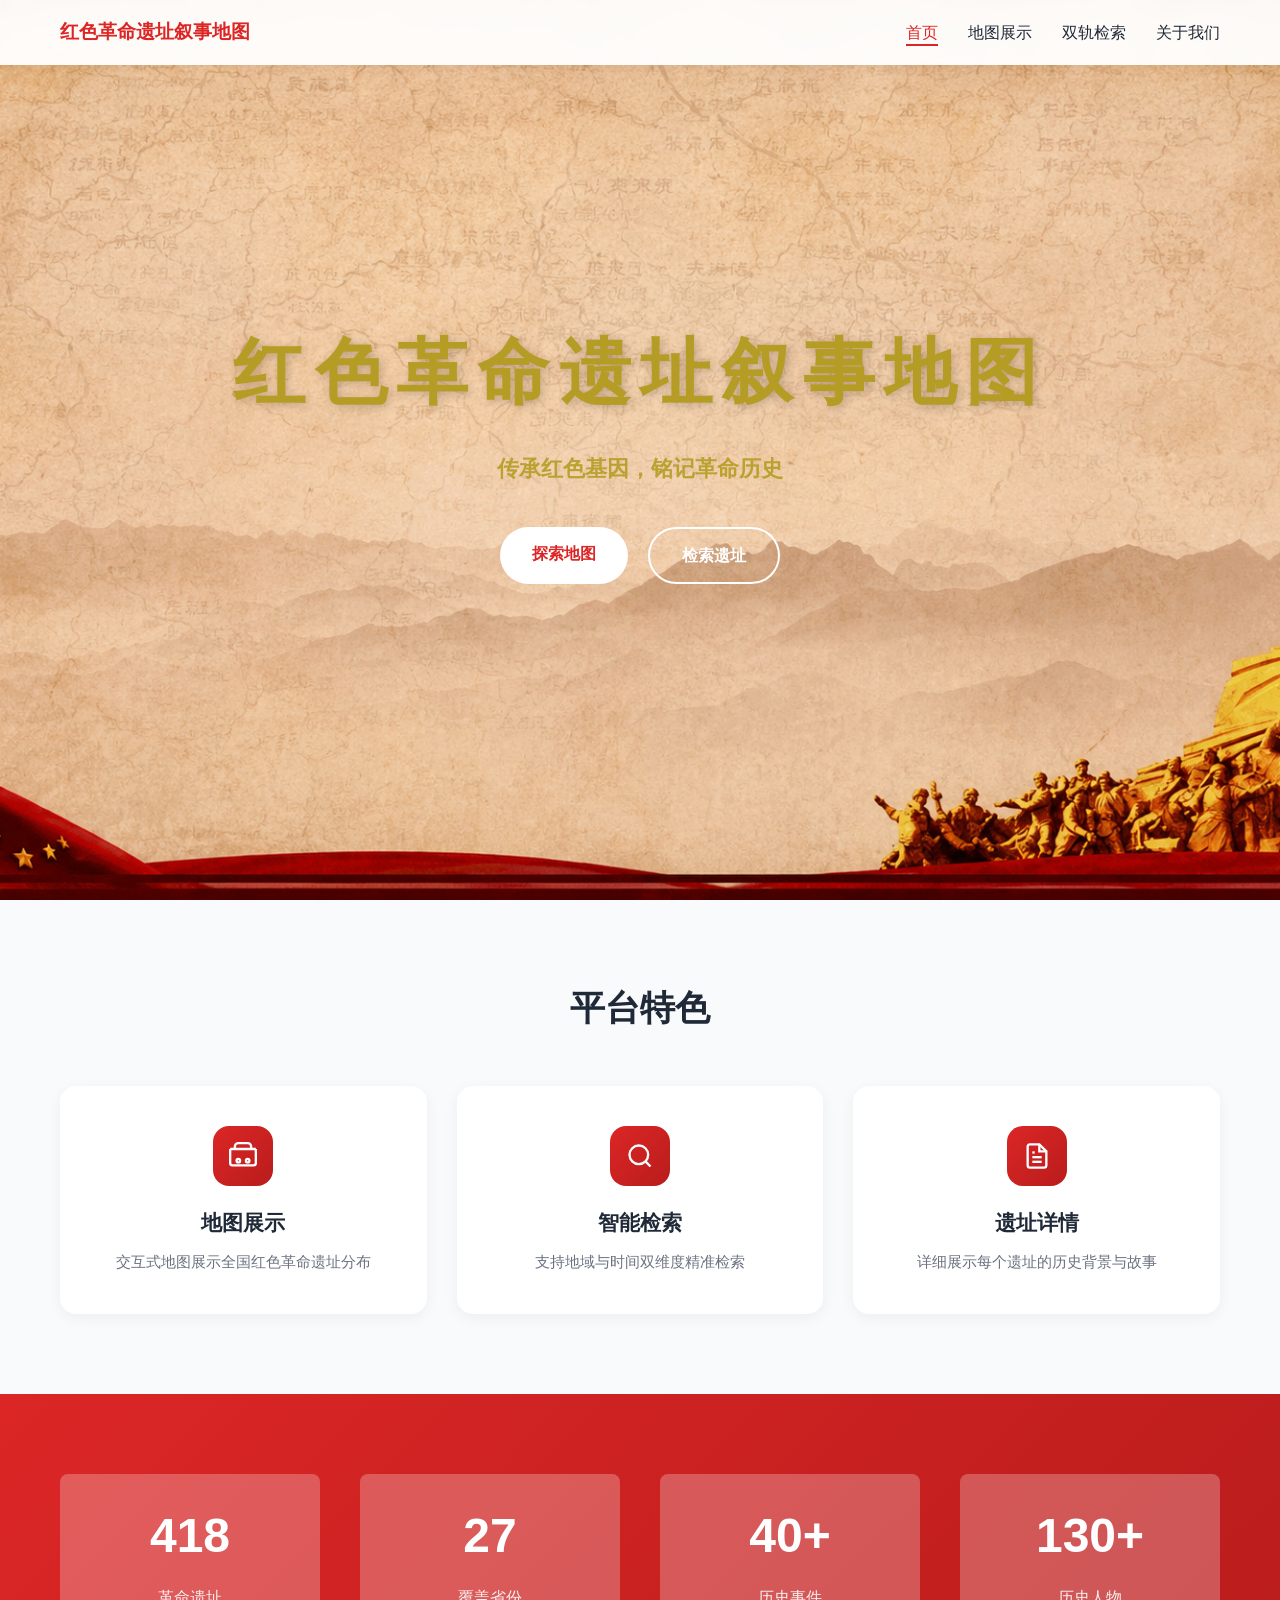
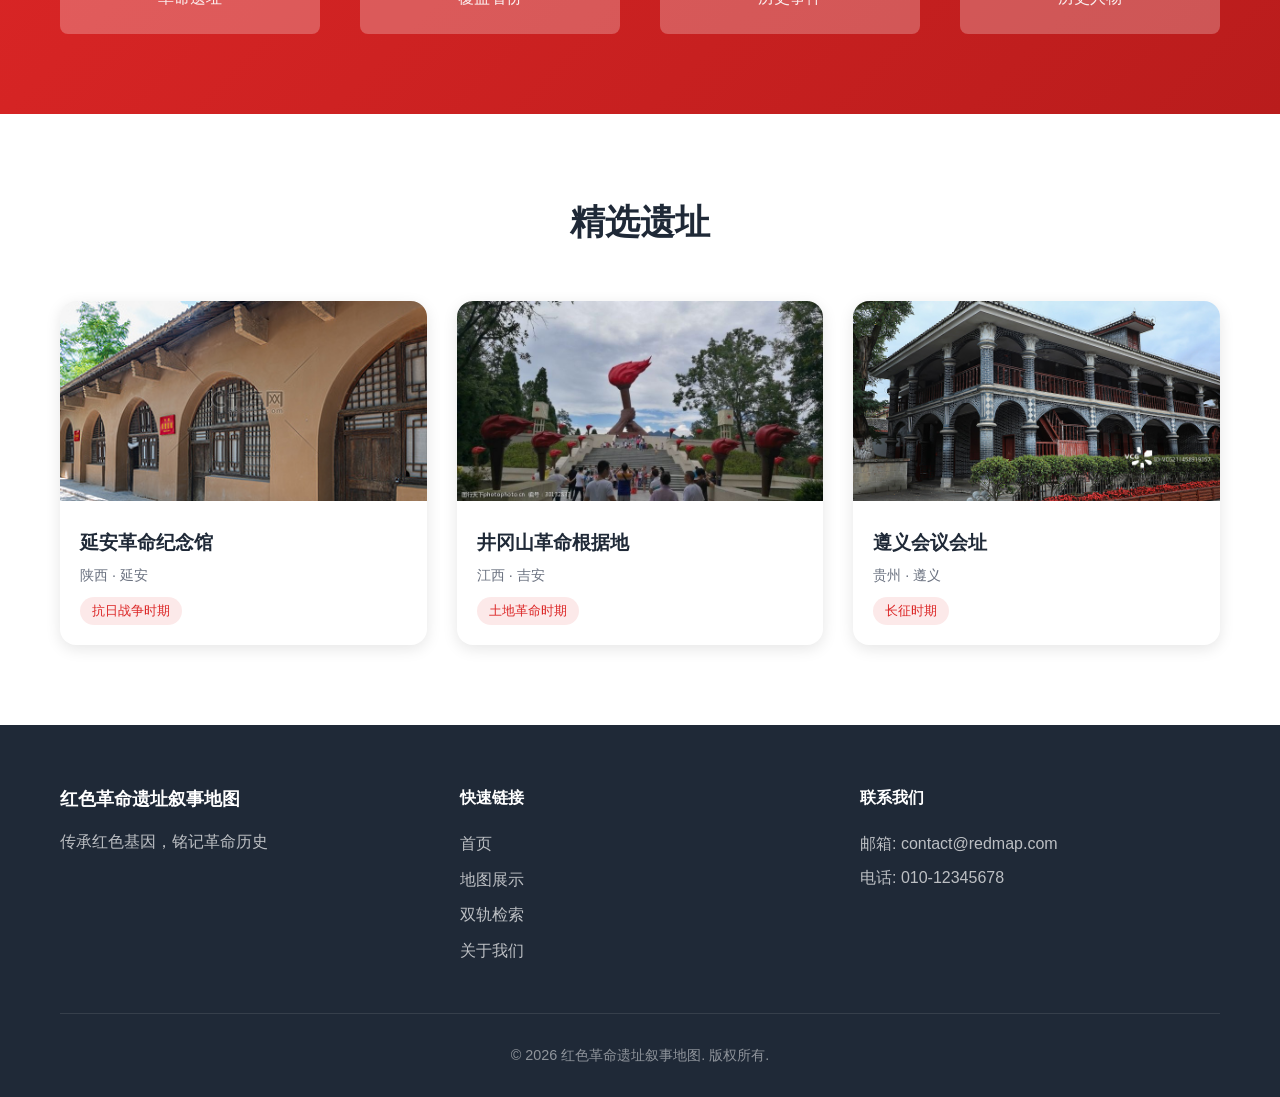
<file: index.html>
<!DOCTYPE html>
<html lang="zh-CN">
<head>
    <meta charset="UTF-8">
    <meta name="viewport" content="width=device-width, initial-scale=1.0">
    <title>红色革命遗址叙事地图</title>
    <link rel="stylesheet" href="styles.css">
</head>
<body>
    <nav class="navbar">
        <div class="nav-container">
            <div class="nav-logo">
                <span>红色革命遗址叙事地图</span>
            </div>
            <ul class="nav-links">
                <li><a href="index.html" class="active">首页</a></li>
                <li><a href="map.html">地图展示</a></li>
                <li><a href="search.html">双轨检索</a></li>
                <li><a href="about.html">关于我们</a></li>
            </ul>
            <div class="hamburger">
                <span></span>
                <span></span>
                <span></span>
            </div>
        </div>
    </nav>

    <header class="hero">
        <div class="hero-content">
            <h1>红色革命遗址叙事地图</h1>
            <p>传承红色基因，铭记革命历史</p>
            <div class="hero-buttons">
                <a href="map.html" class="btn btn-primary">探索地图</a>
                <a href="search.html" class="btn btn-secondary">检索遗址</a>
            </div>
        </div>
        <div class="hero-bg"></div>
    </header>

    <section class="features">
        <div class="container">
            <h2>平台特色</h2>
            <div class="features-grid">
                <div class="feature-card">
                    <div class="feature-icon">
                        <svg viewBox="0 0 24 24" fill="none" stroke="currentColor" stroke-width="2">
                            <path d="M1 6h22M5 6V4a3 3 0 0 1 3-3h8a3 3 0 0 1 3 3v2M1 6v12a2 2 0 0 0 2 2h18a2 2 0 0 0 2-2V6"></path>
                            <circle cx="8" cy="16" r="1.5"></circle>
                            <circle cx="16" cy="16" r="1.5"></circle>
                        </svg>
                    </div>
                    <h3>地图展示</h3>
                    <p>交互式地图展示全国红色革命遗址分布</p>
                </div>
                <div class="feature-card">
                    <div class="feature-icon">
                        <svg viewBox="0 0 24 24" fill="none" stroke="currentColor" stroke-width="2">
                            <circle cx="11" cy="11" r="8"></circle>
                            <line x1="21" y1="21" x2="16.65" y2="16.65"></line>
                        </svg>
                    </div>
                    <h3>智能检索</h3>
                    <p>支持地域与时间双维度精准检索</p>
                </div>
                <div class="feature-card">
                    <div class="feature-icon">
                        <svg viewBox="0 0 24 24" fill="none" stroke="currentColor" stroke-width="2">
                            <path d="M14 2H6a2 2 0 0 0-2 2v16a2 2 0 0 0 2 2h12a2 2 0 0 0 2-2V8z"></path>
                            <polyline points="14 2 14 8 20 8"></polyline>
                            <line x1="16" y1="13" x2="8" y2="13"></line>
                            <line x1="16" y1="17" x2="8" y2="17"></line>
                            <polyline points="10 9 9 9 8 9"></polyline>
                        </svg>
                    </div>
                    <h3>遗址详情</h3>
                    <p>详细展示每个遗址的历史背景与故事</p>
                </div>
            </div>
        </div>
    </section>

    <section class="stats">
        <div class="container">
            <div class="stats-grid">
                <div class="stat-item">
                    <div class="stat-number">418</div>
                    <div class="stat-label">革命遗址</div>
                </div>
                <div class="stat-item">
                    <div class="stat-number">27</div>
                    <div class="stat-label">覆盖省份</div>
                </div>
                <div class="stat-item">
                    <div class="stat-number">40+</div>
                    <div class="stat-label">历史事件</div>
                </div>
                <div class="stat-item">
                    <div class="stat-number">130+</div>
                    <div class="stat-label">历史人物</div>
                </div>
            </div>
        </div>
    </section>

    <section class="highlights">
        <div class="container">
            <h2>精选遗址</h2>
            <div class="highlights-grid">
                <a class="highlight-card" href="site-detail.html?id=R-010">
                    <img src="site-images/site-R-010.png" alt="延安革命纪念馆">
                    <div class="highlight-content">
                        <h3>延安革命纪念馆</h3>
                        <p>陕西 · 延安</p>
                        <span class="tag">抗日战争时期</span>
                    </div>
                </a>
                <a class="highlight-card" href="site-detail.html?id=R-007">
                    <img src="site-images/site-R-007.png" alt="井冈山革命根据地">
                    <div class="highlight-content">
                        <h3>井冈山革命根据地</h3>
                        <p>江西 · 吉安</p>
                        <span class="tag">土地革命时期</span>
                    </div>
                </a>
                <a class="highlight-card" href="site-detail.html?id=R-009">
                    <img src="site-images/site-R-009.png" alt="遵义会议会址">
                    <div class="highlight-content">
                        <h3>遵义会议会址</h3>
                        <p>贵州 · 遵义</p>
                        <span class="tag">长征时期</span>
                    </div>
                </a>
            </div>
        </div>
    </section>

    <footer class="footer">
        <div class="container">
            <div class="footer-content">
                <div class="footer-info">
                    <div class="footer-logo">
                        <span>红色革命遗址叙事地图</span>
                    </div>
                    <p>传承红色基因，铭记革命历史</p>
                </div>
                <div class="footer-links">
                    <h4>快速链接</h4>
                    <ul>
                        <li><a href="index.html">首页</a></li>
                        <li><a href="map.html">地图展示</a></li>
                        <li><a href="search.html">双轨检索</a></li>
                        <li><a href="about.html">关于我们</a></li>
                    </ul>
                </div>
                <div class="footer-contact">
                    <h4>联系我们</h4>
                    <p>邮箱: contact@redmap.com</p>
                    <p>电话: 010-12345678</p>
                </div>
            </div>
            <div class="footer-bottom">
                <p>&copy; 2026 红色革命遗址叙事地图. 版权所有.</p>
            </div>
        </div>
    </footer>

    <script src="script.js"></script>
</body>
</html>
</file>
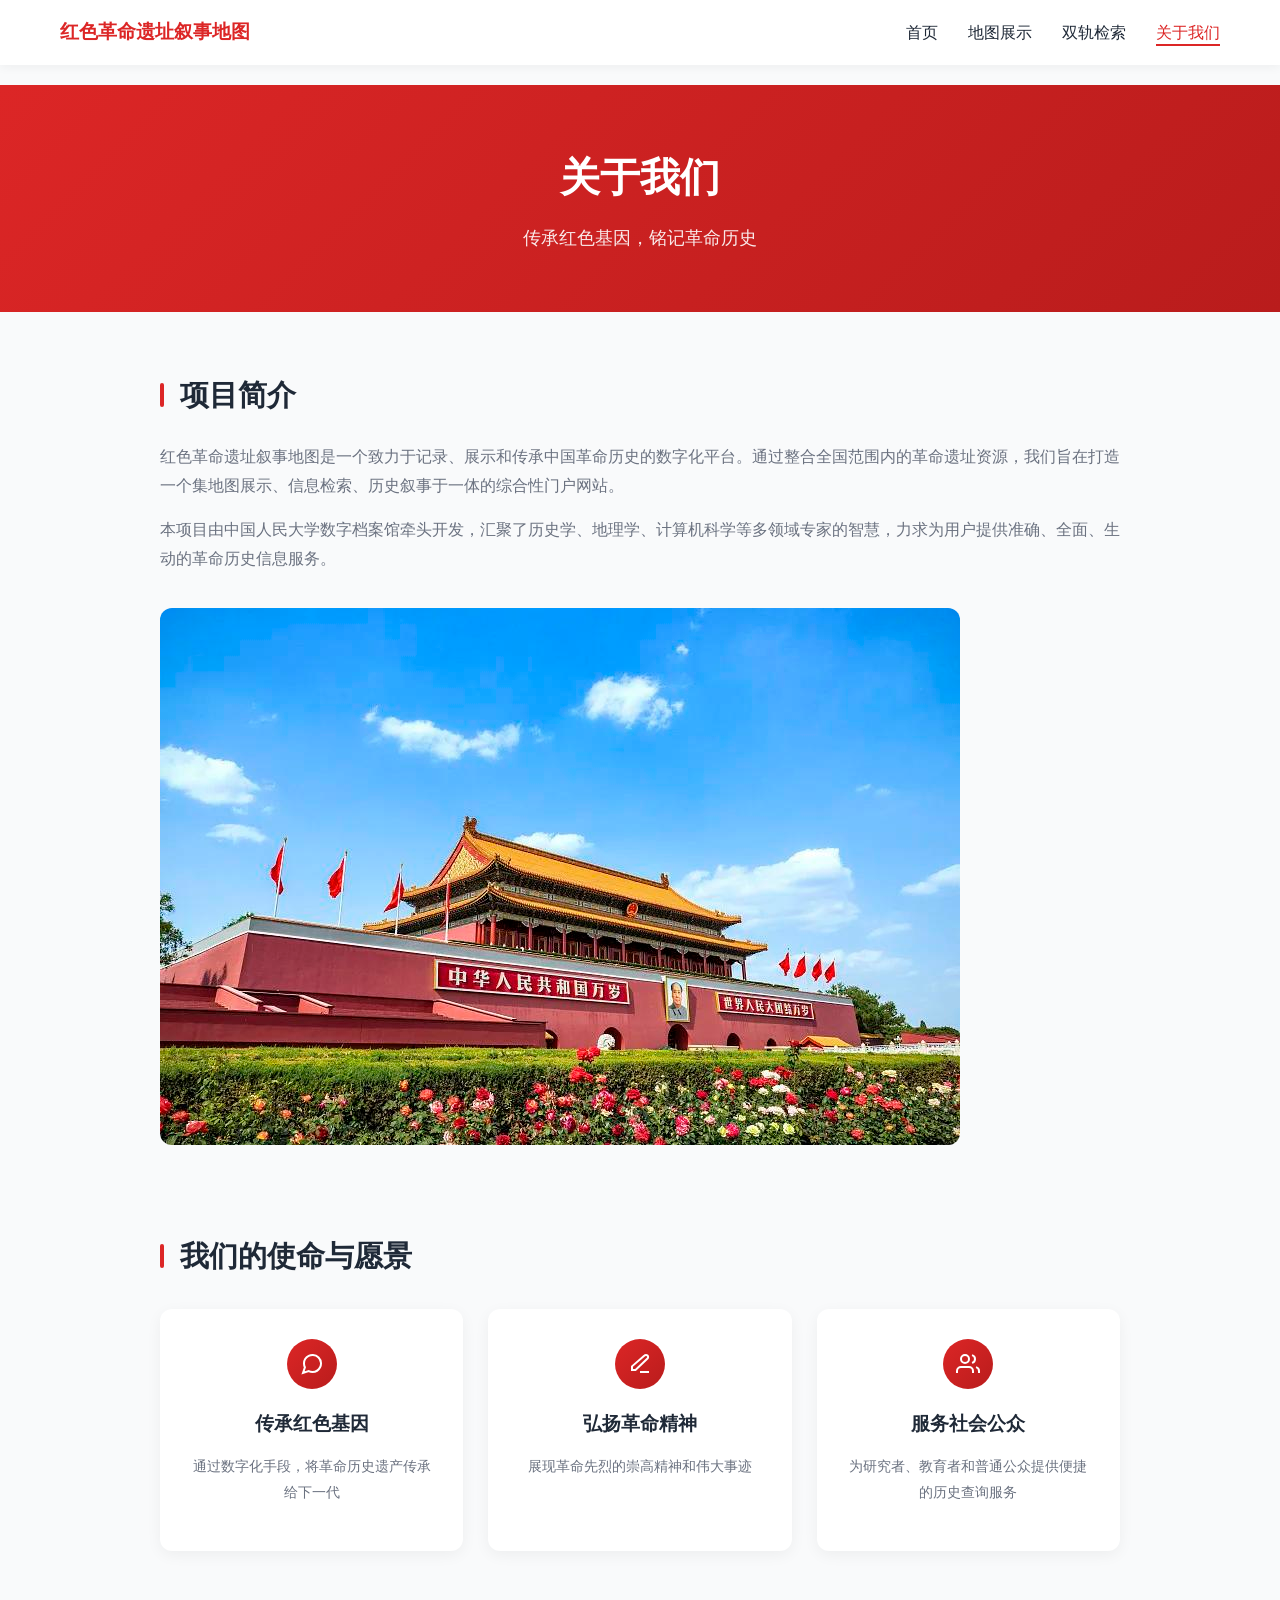
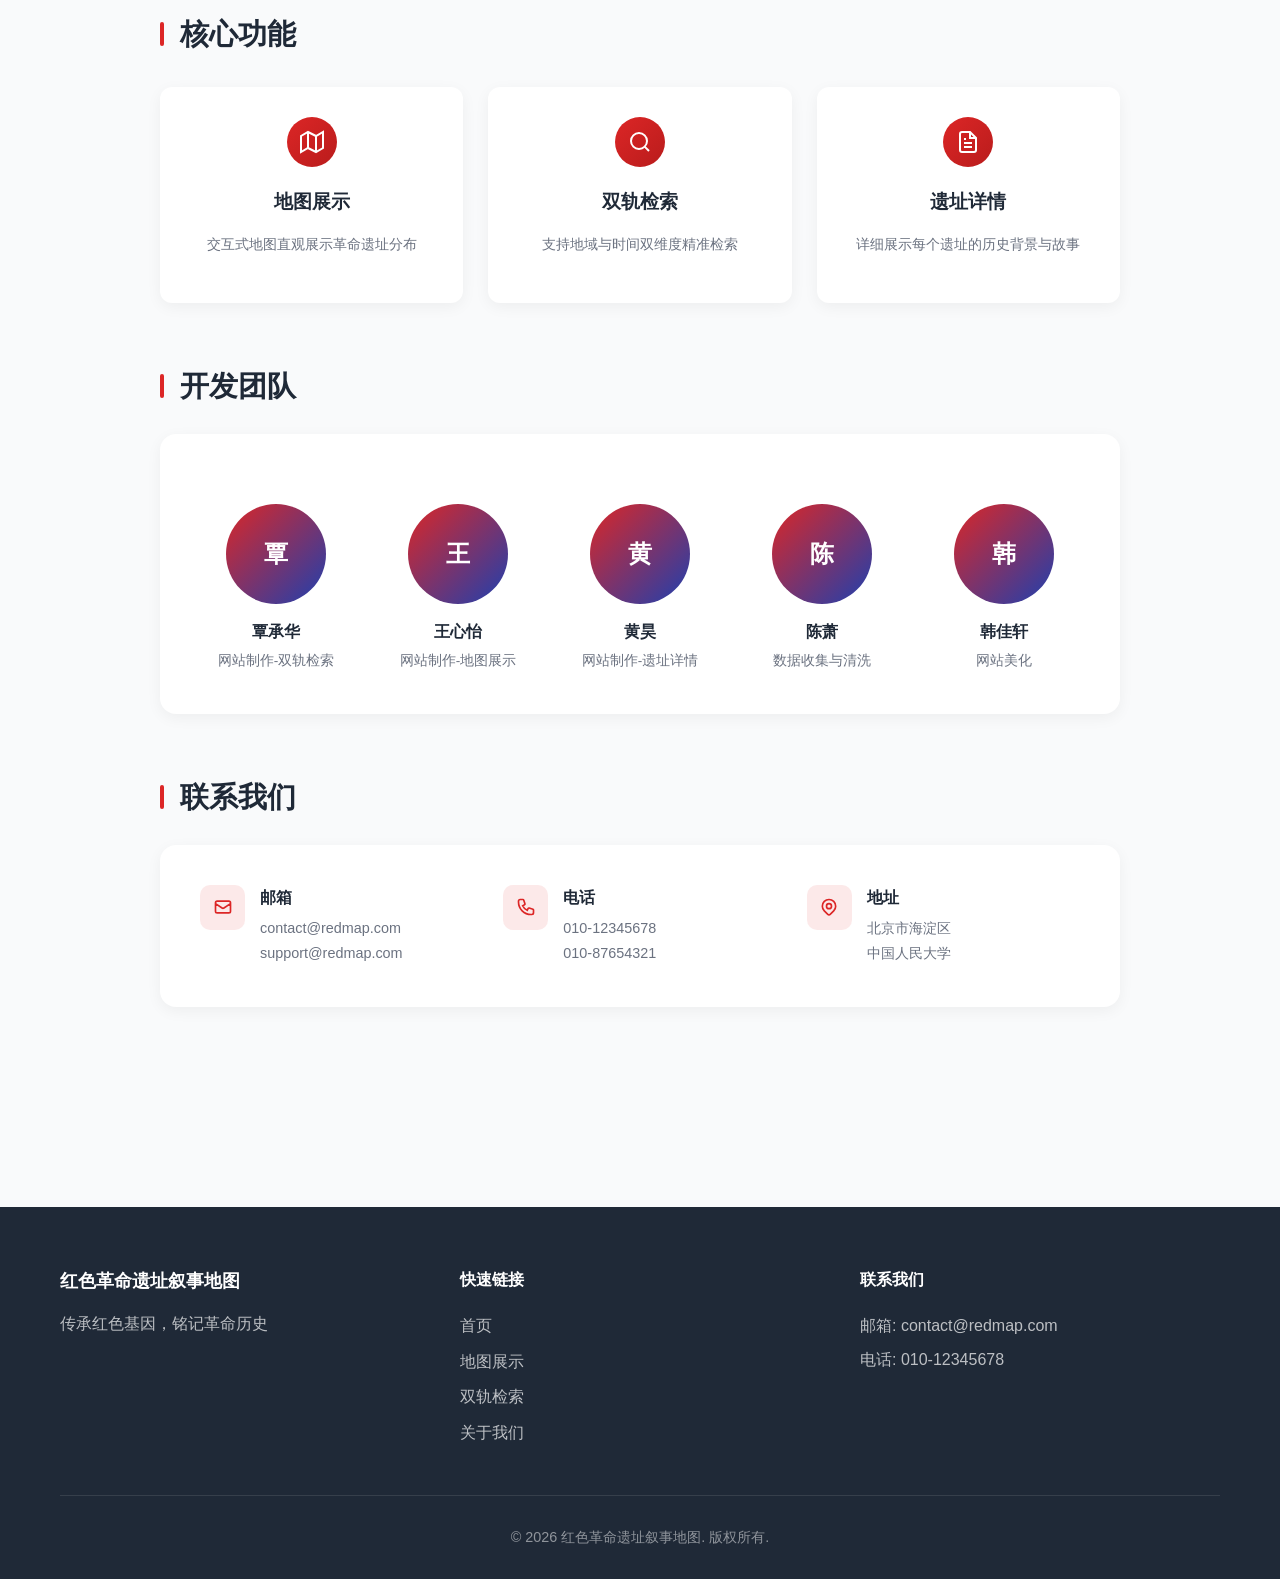
<file: about.html>
<!DOCTYPE html>
<html lang="zh-CN">
<head>
    <meta charset="UTF-8">
    <meta name="viewport" content="width=device-width, initial-scale=1.0">
    <title>关于我们 - 红色革命遗址叙事地图</title>
    <link rel="stylesheet" href="styles.css">
    <style>
        .about-container {
            padding-top: 85px;
            min-height: calc(100vh - 65px);
            background: var(--bg-light);
            padding-bottom: 80px;
        }

        .about-hero {
            background: linear-gradient(135deg, var(--primary-color), var(--primary-dark));
            color: white;
            padding: 60px 20px;
            text-align: center;
        }

        .about-hero h1 {
            font-size: 2.5rem;
            margin-bottom: 15px;
        }

        .about-hero p {
            font-size: 1.1rem;
            opacity: 0.9;
        }

        .about-content {
            max-width: 1000px;
            margin: 0 auto;
            padding: 60px 20px;
        }

        .section {
            margin-bottom: 60px;
        }

        .section h2 {
            font-size: 1.8rem;
            margin-bottom: 25px;
            color: var(--text-dark);
            position: relative;
            padding-left: 20px;
        }

        .section h2::before {
            content: '';
            position: absolute;
            left: 0;
            top: 50%;
            transform: translateY(-50%);
            width: 4px;
            height: 24px;
            background: var(--primary-color);
            border-radius: 2px;
        }

        .section p {
            color: var(--text-light);
            line-height: 1.8;
            margin-bottom: 15px;
            font-size: 1rem;
        }

        .section img {
            max-width: 100%;
            border-radius: 12px;
            margin: 20px 0;
        }

        .mission-cards {
            display: grid;
            grid-template-columns: repeat(auto-fit, minmax(280px, 1fr));
            gap: 25px;
            margin-top: 30px;
        }

        .mission-card {
            background: white;
            padding: 30px;
            border-radius: 12px;
            box-shadow: 0 4px 15px rgba(0, 0, 0, 0.05);
            text-align: center;
        }

        .mission-card .icon {
            width: 50px;
            height: 50px;
            margin: 0 auto 20px;
            background: linear-gradient(135deg, var(--primary-color), var(--primary-dark));
            border-radius: 50%;
            display: flex;
            align-items: center;
            justify-content: center;
            color: white;
        }

        .mission-card .icon svg {
            width: 24px;
            height: 24px;
        }

        .mission-card h3 {
            margin-bottom: 15px;
            color: var(--text-dark);
        }

        .mission-card p {
            color: var(--text-light);
            font-size: 0.9rem;
        }

        .team-section {
            background: white;
            padding: 40px;
            border-radius: 16px;
            box-shadow: 0 4px 15px rgba(0, 0, 0, 0.05);
        }

        .team-grid {
            display: grid;
            grid-template-columns: repeat(auto-fit, minmax(150px, 1fr));
            gap: 30px;
            margin-top: 30px;
        }

        .team-member {
            text-align: center;
        }

        .team-member .avatar {
            width: 100px;
            height: 100px;
            margin: 0 auto 15px;
            background: linear-gradient(135deg, var(--primary-color), var(--secondary-color));
            border-radius: 50%;
            display: flex;
            align-items: center;
            justify-content: center;
            color: white;
            font-size: 1.5rem;
            font-weight: 600;
        }

        .team-member h4 {
            margin-bottom: 5px;
            color: var(--text-dark);
        }

        .team-member p {
            color: var(--text-light);
            font-size: 0.85rem;
            margin: 0;
        }

        .contact-info {
            background: white;
            padding: 40px;
            border-radius: 16px;
            box-shadow: 0 4px 15px rgba(0, 0, 0, 0.05);
        }

        .contact-grid {
            display: grid;
            grid-template-columns: repeat(auto-fit, minmax(200px, 1fr));
            gap: 30px;
        }

        .contact-item {
            display: flex;
            align-items: flex-start;
            gap: 15px;
        }

        .contact-item .icon {
            width: 45px;
            height: 45px;
            background: rgba(220, 38, 38, 0.1);
            border-radius: 10px;
            display: flex;
            align-items: center;
            justify-content: center;
            color: var(--primary-color);
            flex-shrink: 0;
        }

        .contact-item .icon svg {
            width: 20px;
            height: 20px;
        }

        .contact-item h4 {
            margin-bottom: 5px;
            color: var(--text-dark);
        }

        .contact-item p {
            color: var(--text-light);
            margin: 0;
            font-size: 0.9rem;
        }
    </style>
</head>
<body>
    <nav class="navbar">
        <div class="nav-container">
            <div class="nav-logo">
                <span>红色革命遗址叙事地图</span>
            </div>
            <ul class="nav-links">
                <li><a href="index.html">首页</a></li>
                <li><a href="map.html">地图展示</a></li>
                <li><a href="search.html">双轨检索</a></li>
                <li><a href="about.html" class="active">关于我们</a></li>
            </ul>
            <div class="hamburger">
                <span></span>
                <span></span>
                <span></span>
            </div>
        </div>
    </nav>

    <div class="about-container">
        <div class="about-hero">
            <h1>关于我们</h1>
            <p>传承红色基因，铭记革命历史</p>
        </div>

        <div class="about-content">
            <div class="section">
                <h2>项目简介</h2>
                <p>红色革命遗址叙事地图是一个致力于记录、展示和传承中国革命历史的数字化平台。通过整合全国范围内的革命遗址资源，我们旨在打造一个集地图展示、信息检索、历史叙事于一体的综合性门户网站。</p>
                <p>本项目由中国人民大学数字档案馆牵头开发，汇聚了历史学、地理学、计算机科学等多领域专家的智慧，力求为用户提供准确、全面、生动的革命历史信息服务。</p>
                <img src="site-images/site-R-029.png" alt="革命历史展览">
            </div>

            <div class="section">
                <h2>我们的使命与愿景</h2>
                <div class="mission-cards">
                    <div class="mission-card">
                        <div class="icon">
                            <svg viewBox="0 0 24 24" fill="none" stroke="currentColor" stroke-width="2">
                                <path d="M21 11.5a8.38 8.38 0 0 1-.9 3.8 8.5 8.5 0 0 1-7.6 4.7 8.38 8.38 0 0 1-3.8-.9L3 21l1.9-5.7a8.38 8.38 0 0 1-.9-3.8 8.5 8.5 0 0 1 4.7-7.6 8.38 8.38 0 0 1 3.8-.9h.5a8.48 8.48 0 0 1 8 8v.5z"></path>
                            </svg>
                        </div>
                        <h3>传承红色基因</h3>
                        <p>通过数字化手段，将革命历史遗产传承给下一代</p>
                    </div>
                    <div class="mission-card">
                        <div class="icon">
                            <svg viewBox="0 0 24 24" fill="none" stroke="currentColor" stroke-width="2">
                                <path d="M12 20h9M16.5 3.5a2.121 2.121 0 0 1 3 3L7.5 18H4v-3.667L16.5 3.5z"></path>
                            </svg>
                        </div>
                        <h3>弘扬革命精神</h3>
                        <p>展现革命先烈的崇高精神和伟大事迹</p>
                    </div>
                    <div class="mission-card">
                        <div class="icon">
                            <svg viewBox="0 0 24 24" fill="none" stroke="currentColor" stroke-width="2">
                                <path d="M17 21v-2a4 4 0 0 0-4-4H5a4 4 0 0 0-4 4v2"></path>
                                <circle cx="9" cy="7" r="4"></circle>
                                <path d="M23 21v-2a4 4 0 0 0-3-3.87"></path>
                                <path d="M16 3.13a4 4 0 0 1 0 7.75"></path>
                            </svg>
                        </div>
                        <h3>服务社会公众</h3>
                        <p>为研究者、教育者和普通公众提供便捷的历史查询服务</p>
                    </div>
                </div>
            </div>

            <div class="section">
                <h2>核心功能</h2>
                <div class="mission-cards">
                    <div class="mission-card">
                        <div class="icon">
                            <svg viewBox="0 0 24 24" fill="none" stroke="currentColor" stroke-width="2">
                                <polygon points="1 6 1 22 8 18 16 22 23 18 23 2 16 6 8 2 1 6"></polygon>
                                <line x1="8" y1="2" x2="8" y2="18"></line>
                                <line x1="16" y1="6" x2="16" y2="22"></line>
                            </svg>
                        </div>
                        <h3>地图展示</h3>
                        <p>交互式地图直观展示革命遗址分布</p>
                    </div>
                    <div class="mission-card">
                        <div class="icon">
                            <svg viewBox="0 0 24 24" fill="none" stroke="currentColor" stroke-width="2">
                                <circle cx="11" cy="11" r="8"></circle>
                                <line x1="21" y1="21" x2="16.65" y2="16.65"></line>
                            </svg>
                        </div>
                        <h3>双轨检索</h3>
                        <p>支持地域与时间双维度精准检索</p>
                    </div>
                    <div class="mission-card">
                        <div class="icon">
                            <svg viewBox="0 0 24 24" fill="none" stroke="currentColor" stroke-width="2">
                                <path d="M14 2H6a2 2 0 0 0-2 2v16a2 2 0 0 0 2 2h12a2 2 0 0 0 2-2V8z"></path>
                                <polyline points="14 2 14 8 20 8"></polyline>
                                <line x1="16" y1="13" x2="8" y2="13"></line>
                                <line x1="16" y1="17" x2="8" y2="17"></line>
                                <polyline points="10 9 9 9 8 9"></polyline>
                            </svg>
                        </div>
                        <h3>遗址详情</h3>
                        <p>详细展示每个遗址的历史背景与故事</p>
                    </div>
                </div>
            </div>

            <div class="section">
                <h2>开发团队</h2>
                <div class="team-section">
                    <div class="team-grid">
                        <div class="team-member">
                            <div class="avatar">覃</div>
                            <h4>覃承华</h4>
                            <p>网站制作-双轨检索</p>
                        </div>
                        <div class="team-member">
                            <div class="avatar">王</div>
                            <h4>王心怡</h4>
                            <p>网站制作-地图展示</p>
                        </div>
                        <div class="team-member">
                            <div class="avatar">黄</div>
                            <h4>黄昊</h4>
                            <p>网站制作-遗址详情</p>
                        </div>
                        <div class="team-member">
                            <div class="avatar">陈</div>
                            <h4>陈萧</h4>
                            <p>数据收集与清洗</p>
                        </div>
                        <div class="team-member">
                            <div class="avatar">韩</div>
                            <h4>韩佳轩</h4>
                            <p>网站美化</p>
                        </div>
                    </div>
                </div>
            </div>

            <div class="section">
                <h2>联系我们</h2>
                <div class="contact-info">
                    <div class="contact-grid">
                        <div class="contact-item">
                            <div class="icon">
                                <svg viewBox="0 0 24 24" fill="none" stroke="currentColor" stroke-width="2">
                                    <path d="M3 8l7.89 5.26a2 2 0 0 0 2.22 0L21 8M5 19h14a2 2 0 0 0 2-2V7a2 2 0 0 0-2-2H5a2 2 0 0 0-2 2v10a2 2 0 0 0 2 2z"></path>
                                </svg>
                            </div>
                            <div>
                                <h4>邮箱</h4>
                                <p>contact@redmap.com</p>
                                <p>support@redmap.com</p>
                            </div>
                        </div>
                        <div class="contact-item">
                            <div class="icon">
                                <svg viewBox="0 0 24 24" fill="none" stroke="currentColor" stroke-width="2">
                                    <path d="M3 5a2 2 0 0 1 2-2h3.28a1 1 0 0 1 .948.684l1.498 4.493a1 1 0 0 1-.502 1.21l-2.257 1.13a11.042 11.042 0 0 0 5.516 5.516l1.13-2.257a1 1 0 0 1 1.21-.502l4.493 1.498a1 1 0 0 1 .684.949V19a2 2 0 0 1-2 2h-1C9.716 21 3 14.284 3 6V5z"></path>
                                </svg>
                            </div>
                            <div>
                                <h4>电话</h4>
                                <p>010-12345678</p>
                                <p>010-87654321</p>
                            </div>
                        </div>
                        <div class="contact-item">
                            <div class="icon">
                                <svg viewBox="0 0 24 24" fill="none" stroke="currentColor" stroke-width="2">
                                    <path d="M17.657 16.657L13.414 20.9a1.998 1.998 0 0 1-2.827 0l-4.244-4.243a8 8 0 1 1 11.314 0z"></path>
                                    <path d="M15 11a3 3 0 1 1-6 0 3 3 0 0 1 6 0z"></path>
                                </svg>
                            </div>
                            <div>
                                <h4>地址</h4>
                                <p>北京市海淀区</p>
                                <p>中国人民大学</p>
                            </div>
                        </div>
                    </div>
                </div>
            </div>
        </div>
    </div>

    <footer class="footer">
        <div class="container">
            <div class="footer-content">
                <div class="footer-info">
                    <div class="footer-logo">
                        <span>红色革命遗址叙事地图</span>
                    </div>
                    <p>传承红色基因，铭记革命历史</p>
                </div>
                <div class="footer-links">
                    <h4>快速链接</h4>
                    <ul>
                        <li><a href="index.html">首页</a></li>
                        <li><a href="map.html">地图展示</a></li>
                        <li><a href="search.html">双轨检索</a></li>
                        <li><a href="about.html">关于我们</a></li>
                    </ul>
                </div>
                <div class="footer-contact">
                    <h4>联系我们</h4>
                    <p>邮箱: contact@redmap.com</p>
                    <p>电话: 010-12345678</p>
                </div>
            </div>
            <div class="footer-bottom">
                <p>&copy; 2026 红色革命遗址叙事地图. 版权所有.</p>
            </div>
        </div>
    </footer>

    <script src="script.js"></script>
</body>
</html>
</file>
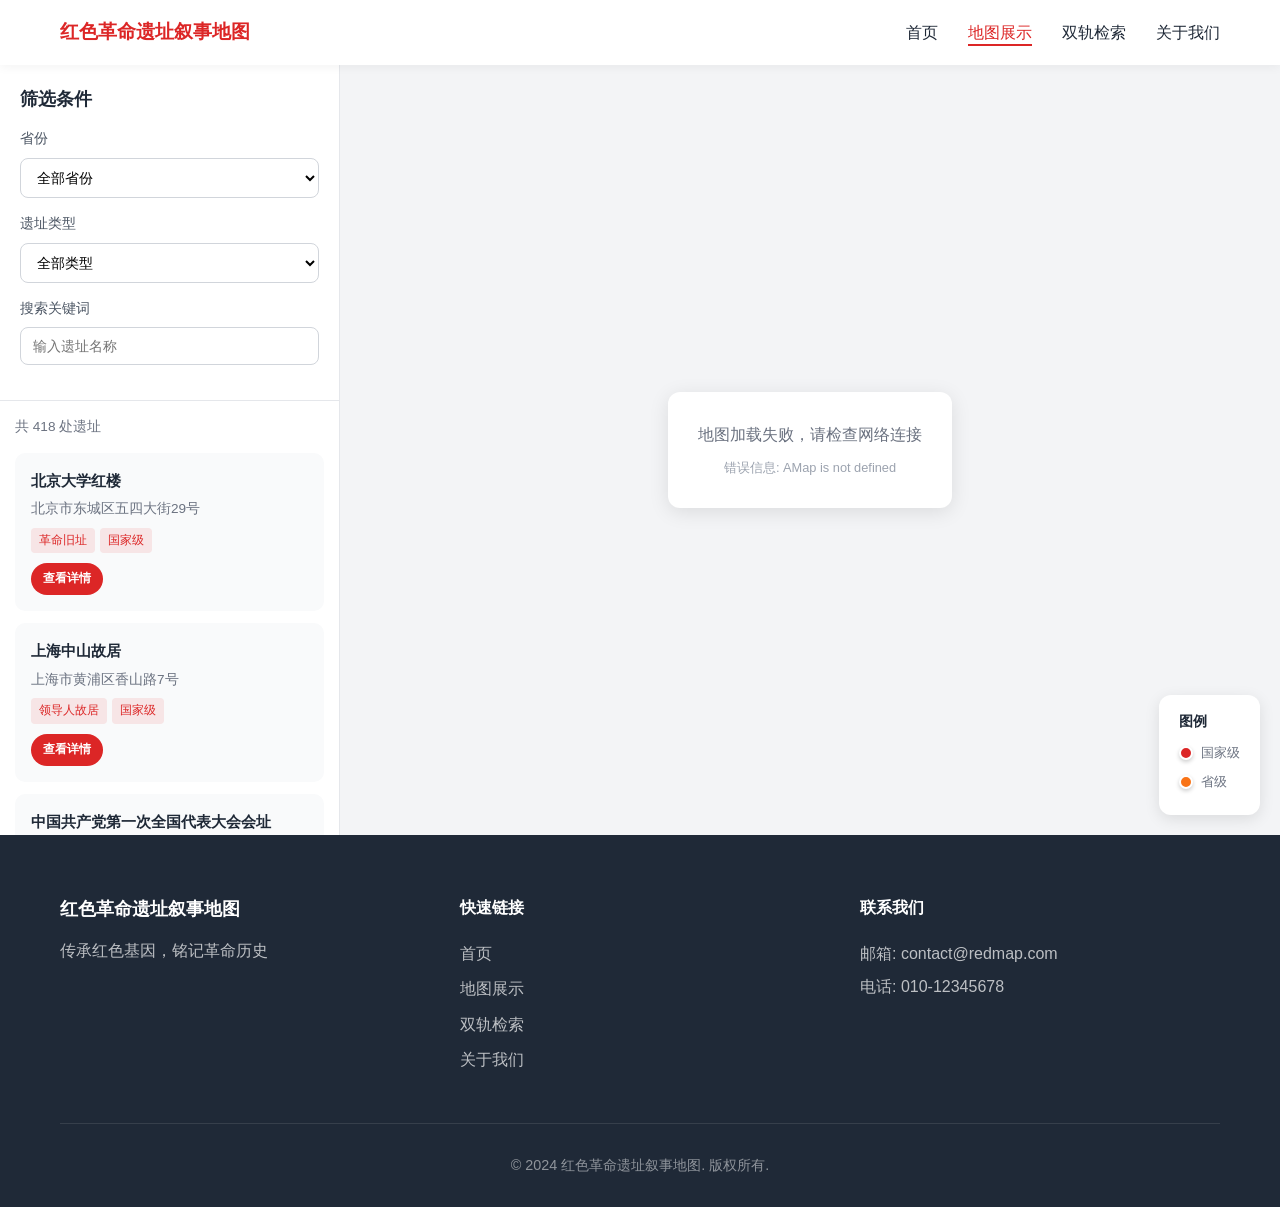
<file: map.html>
<!DOCTYPE html>
<html lang="zh-CN">
<head>
    <meta charset="UTF-8">
    <meta name="viewport" content="width=device-width, initial-scale=1.0">
    <title>地图展示 - 红色革命遗址叙事地图</title>
    <link rel="stylesheet" href="styles.css">
    <style>
        body { margin: 0; padding: 0; }
        
        .map-container {
            display: flex;
            height: calc(100vh - 65px);
            padding-top: 65px;
        }

        .map-sidebar {
            width: 340px;
            background: #fff;
            border-right: 1px solid #e5e7eb;
            display: flex;
            flex-direction: column;
            overflow: hidden;
        }

        .sidebar-header {
            padding: 20px;
            border-bottom: 1px solid #e5e7eb;
        }

        .sidebar-header h3 {
            margin: 0 0 15px 0;
            font-size: 1.1rem;
            color: #1f2937;
        }

        .filter-group {
            margin-bottom: 15px;
        }

        .filter-group label {
            display: block;
            margin-bottom: 8px;
            font-size: 0.85rem;
            color: #4b5563;
        }

        .filter-group select, .filter-group input {
            width: 100%;
            padding: 10px 12px;
            border: 1px solid #d1d5db;
            border-radius: 8px;
            font-size: 0.9rem;
            background: #fff;
        }

        .sidebar-content {
            flex: 1;
            overflow-y: auto;
            padding: 15px;
        }

        .site-list {
            list-style: none;
            padding: 0;
            margin: 0;
        }

        .site-item {
            padding: 14px;
            background: #f9fafb;
            border-radius: 10px;
            margin-bottom: 12px;
            cursor: pointer;
            transition: all 0.3s ease;
            border: 2px solid transparent;
        }

        .site-item:hover {
            background: #fff;
            border-color: #dc2626;
            box-shadow: 0 2px 8px rgba(220, 38, 38, 0.15);
        }

        .site-item.active {
            background: rgba(220, 38, 38, 0.08);
            border-color: #dc2626;
        }

        .site-item h4 { margin: 0 0 5px 0; font-size: 0.95rem; color: #1f2937; }
        .site-item p { margin: 0; font-size: 0.85rem; color: #6b7280; }

        .site-item .tags {
            display: flex;
            flex-wrap: wrap;
            gap: 5px;
            margin-top: 8px;
        }

        .site-item .tag {
            padding: 3px 8px;
            background: rgba(220, 38, 38, 0.1);
            color: #dc2626;
            border-radius: 4px;
            font-size: 0.75rem;
        }

        .site-item-actions {
            margin-top: 10px;
        }

        .site-detail-link {
            display: inline-flex;
            align-items: center;
            padding: 6px 12px;
            border-radius: 999px;
            background: #dc2626;
            color: #fff;
            text-decoration: none;
            font-size: 0.78rem;
            font-weight: 600;
        }

        .map-area {
            flex: 1;
            position: relative;
            background: #f3f4f6;
        }

        #map-container {
            width: 100%;
            height: 100%;
        }

        .map-loading {
            position: absolute;
            top: 50%;
            left: 50%;
            transform: translate(-50%, -50%);
            text-align: center;
            color: #6b7280;
        }

        .map-loading svg {
            width: 48px;
            height: 48px;
            margin-bottom: 15px;
            animation: spin 2s linear infinite;
            color: #dc2626;
        }

        @keyframes spin {
            from { transform: rotate(0deg); }
            to { transform: rotate(360deg); }
        }

        .map-error {
            position: absolute;
            top: 50%;
            left: 50%;
            transform: translate(-50%, -50%);
            text-align: center;
            color: #6b7280;
            padding: 30px;
            background: #fff;
            border-radius: 12px;
            box-shadow: 0 4px 20px rgba(0,0,0,0.1);
        }

        .legend {
            position: absolute;
            bottom: 20px;
            right: 20px;
            background: #fff;
            padding: 15px 20px;
            border-radius: 12px;
            box-shadow: 0 4px 15px rgba(0,0,0,0.1);
            z-index: 100;
        }

        .legend h4 { margin: 0 0 10px 0; font-size: 0.9rem; color: #1f2937; }
        
        .legend-item {
            display: flex;
            align-items: center;
            gap: 8px;
            margin-bottom: 8px;
            font-size: 0.8rem;
            color: #6b7280;
        }

        .legend-dot {
            width: 14px;
            height: 14px;
            border-radius: 50%;
            border: 2px solid #fff;
            box-shadow: 0 2px 4px rgba(0,0,0,0.2);
        }

        .legend-dot.national { background: #dc2626; }
        .legend-dot.provincial { background: #f97316; }
        .legend-dot.city { background: #3b82f6; }

        .info-window {
            min-width: 280px;
            padding: 0;
            overflow: hidden;
            border-radius: 12px;
            box-shadow: 0 4px 20px rgba(0,0,0,0.15);
        }

        .info-window-header {
            background: linear-gradient(135deg, #dc2626, #b91c1c);
            color: #fff;
            padding: 15px;
        }

        .info-window-header h3 { margin: 0 0 5px 0; font-size: 1.1rem; }
        .info-window-header p { margin: 0; font-size: 0.85rem; opacity: 0.9; }

        .info-window-body { padding: 15px; }

        .info-row {
            margin-bottom: 10px;
            font-size: 0.85rem;
        }

        .info-label { color: #6b7280; margin-right: 8px; }
        .info-value { color: #1f2937; }

        .info-window-actions {
            padding: 10px 15px;
            border-top: 1px solid #e5e7eb;
        }

        .info-window-btn {
            display: inline-block;
            padding: 8px 20px;
            background: #dc2626;
            color: #fff;
            border-radius: 20px;
            text-decoration: none;
            font-size: 0.85rem;
            font-weight: 500;
        }

        .site-count {
            font-size: 0.85rem;
            color: #6b7280;
            margin-bottom: 15px;
        }

        @media (max-width: 768px) {
            .map-container { flex-direction: column; }
            .map-sidebar {
                width: 100%;
                height: 45vh;
                border-right: none;
                border-bottom: 1px solid #e5e7eb;
            }
            .legend { bottom: 10px; right: 10px; padding: 10px 15px; }
        }
    </style>
</head>
<body>
    <nav class="navbar">
        <div class="nav-container">
            <div class="nav-logo">
                <span>红色革命遗址叙事地图</span>
            </div>
            <ul class="nav-links">
                <li><a href="index.html">首页</a></li>
                <li><a href="map.html" class="active">地图展示</a></li>
                <li><a href="search.html">双轨检索</a></li>
                <li><a href="about.html">关于我们</a></li>
            </ul>
            <div class="hamburger">
                <span></span>
                <span></span>
                <span></span>
            </div>
        </div>
    </nav>

    <div class="map-container">
        <div class="map-sidebar">
            <div class="sidebar-header">
                <h3>筛选条件</h3>
                <div class="filter-group">
                    <label>省份</label>
                    <select id="province-select">
                        <option value="">全部省份</option>
                    </select>
                </div>
                <div class="filter-group">
                    <label>遗址类型</label>
                    <select id="type-select">
                        <option value="">全部类型</option>
                        <option value="革命旧址">革命旧址</option>
                        <option value="领导人故居">领导人故居</option>
                        <option value="会议旧址">会议旧址</option>
                        <option value="战斗遗址">战斗遗址</option>
                    </select>
                </div>
                <div class="filter-group">
                    <label>搜索关键词</label>
                    <input type="text" id="search-input" placeholder="输入遗址名称">
                </div>
            </div>
            <div class="sidebar-content">
                <div class="site-count" id="site-count">共 <span>0</span> 处遗址</div>
                <ul class="site-list" id="site-list"></ul>
            </div>
        </div>

        <div class="map-area">
            <div id="map-container">
                <div class="map-loading" id="map-loading">
                    <svg viewBox="0 0 24 24" fill="none" stroke="currentColor" stroke-width="2">
                        <circle cx="12" cy="12" r="10"></circle>
                        <path d="M12 6v6l4 2"></path>
                    </svg>
                    <p>地图加载中...</p>
                </div>
            </div>

            <div class="legend">
                <h4>图例</h4>
                <div class="legend-item"><span class="legend-dot national"></span><span>国家级</span></div>
                <div class="legend-item"><span class="legend-dot provincial"></span><span>省级</span></div>
            </div>
        </div>
    </div>

    <footer class="footer">
        <div class="container">
            <div class="footer-content">
                <div class="footer-info">
                    <div class="footer-logo">
                        <span>红色革命遗址叙事地图</span>
                    </div>
                    <p>传承红色基因，铭记革命历史</p>
                </div>
                <div class="footer-links">
                    <h4>快速链接</h4>
                    <ul>
                        <li><a href="index.html">首页</a></li>
                        <li><a href="map.html">地图展示</a></li>
                        <li><a href="search.html">双轨检索</a></li>
                        <li><a href="about.html">关于我们</a></li>
                    </ul>
                </div>
                <div class="footer-contact">
                    <h4>联系我们</h4>
                    <p>邮箱: contact@redmap.com</p>
                    <p>电话: 010-12345678</p>
                </div>
            </div>
            <div class="footer-bottom">
                <p>&copy; 2024 红色革命遗址叙事地图. 版权所有.</p>
            </div>
        </div>
    </footer>

    <script src="red-sites-data.js"></script>
    <script src="https://webapi.amap.com/maps?v=2.0&key=6b6ff9938a06c509bbc5a3e55a8af02b"></script>
    <script>
        var map, markers = [], siteData = [], currentInfoWindow = null;
        var requestedSiteId = new URLSearchParams(window.location.search).get('site');

        function getProvince(address) {
            var addr = address || '';
            var regions = [
                ['广西壮族自治区', /^广西/],
                ['西藏自治区', /^西藏/],
                ['内蒙古自治区', /^内蒙古/],
                ['宁夏回族自治区', /^宁夏/],
                ['新疆维吾尔自治区', /^新疆/],
                ['湖北省', /^(武汉市|黄冈市|孝感市|荆州市|宜昌市|襄阳市)/]
            ];

            for (var i = 0; i < regions.length; i++) {
                if (regions[i][1].test(addr)) return regions[i][0];
            }

            var match = addr.match(/([\u4e00-\u9fa5]+省|北京市|天津市|上海市|重庆市)/);
            return match ? match[1] : '未知';
        }

        function loadSiteData() {
            if (window.RED_SITES_DATA && window.RED_SITES_DATA.features) {
                siteData = window.RED_SITES_DATA.features;
                initMap();
                populateFilters();
                renderSiteList(siteData);
                return;
            }

            fetch('red-sites.geojson')
                .then(function(response) {
                    if (!response.ok) throw new Error('网络请求失败');
                    return response.json();
                })
                .then(function(data) {
                    siteData = data.features;
                    initMap();
                    populateFilters();
                    renderSiteList(siteData);
                })
                .catch(function(error) {
                    console.error('加载GeoJSON失败:', error);
                    loadMockData();
                });
        }

        function loadMockData() {
            siteData = [
                {"type":"Feature","geometry":{"type":"Point","coordinates":[116.397428,39.90923]},"properties":{"基础信息":{"遗址ID":"R-001","遗址名称":"北京大学红楼","详细地址":"北京市东城区五四大街29号","遗址类型":"革命旧址","保护等级":"国家级","开放状态":"开放中"},"史实内容":{"历史背景与意义":"新文化运动和五四运动的标志性建筑"},"辅助信息":{"参观须知":{"开放时间":"周二至周日 09:00-16:00","联系电话":"010-52208900"}}}},
                {"type":"Feature","geometry":{"type":"Point","coordinates":[121.4848,31.2268]},"properties":{"基础信息":{"遗址ID":"R-003","遗址名称":"中共一大会议旧址","详细地址":"上海市黄浦区兴业路76号","遗址类型":"会议旧址","保护等级":"国家级","开放状态":"开放中"},"史实内容":{"历史背景与意义":"中国共产党的诞生地"},"辅助信息":{"参观须知":{"开放时间":"周二至周日 09:00-17:00","联系电话":"021-53832171"}}}},
                {"type":"Feature","geometry":{"type":"Point","coordinates":[109.495,36.5965]},"properties":{"基础信息":{"遗址ID":"R-010","遗址名称":"延安革命遗址","详细地址":"陕西省延安市宝塔区","遗址类型":"革命旧址","保护等级":"国家级","开放状态":"开放中"},"史实内容":{"历史背景与意义":"中国革命的指导中心和战略总后方"},"辅助信息":{"参观须知":{"开放时间":"08:00-17:30","联系电话":"0911-8213199"}}}},
                {"type":"Feature","geometry":{"type":"Point","coordinates":[114.1809,26.5695]},"properties":{"基础信息":{"遗址ID":"R-007","遗址名称":"井冈山革命遗址","详细地址":"江西省吉安市井冈山市","遗址类型":"革命旧址","保护等级":"国家级","开放状态":"开放中"},"史实内容":{"历史背景与意义":"中国革命的摇篮"},"辅助信息":{"参观须知":{"开放时间":"全天开放","联系电话":"暂无"}}}},
                {"type":"Feature","geometry":{"type":"Point","coordinates":[106.9367,27.7047]},"properties":{"基础信息":{"遗址ID":"R-009","遗址名称":"遵义会议会址","详细地址":"贵州省遵义市红花岗区","遗址类型":"会议旧址","保护等级":"国家级","开放状态":"开放中"},"史实内容":{"历史背景与意义":"中国共产党历史上生死攸关的转折点"},"辅助信息":{"参观须知":{"开放时间":"08:30-17:00","联系电话":"0851-28235318"}}}},
                {"type":"Feature","geometry":{"type":"Point","coordinates":[115.8976,28.6817]},"properties":{"基础信息":{"遗址ID":"R-005","遗址名称":"南昌八一起义纪念馆","详细地址":"江西省南昌市西湖区中山路380号","遗址类型":"革命旧址","保护等级":"国家级","开放状态":"开放中"},"史实内容":{"历史背景与意义":"打响了武装反抗国民党反动派的第一枪"},"辅助信息":{"参观须知":{"开放时间":"09:00-17:00","联系电话":"0791-86613806"}}}},
                {"type":"Feature","geometry":{"type":"Point","coordinates":[112.5143,27.9192]},"properties":{"基础信息":{"遗址ID":"R-024","遗址名称":"韶山毛泽东同志故居","详细地址":"湖南省湘潭市韶山市","遗址类型":"领导人故居","保护等级":"国家级","开放状态":"开放中"},"史实内容":{"历史背景与意义":"毛泽东同志的诞生地"},"辅助信息":{"参观须知":{"开放时间":"08:00-17:30","联系电话":"0731-55653903"}}}},
                {"type":"Feature","geometry":{"type":"Point","coordinates":[114.0028,38.2945]},"properties":{"基础信息":{"遗址ID":"R-015","遗址名称":"西柏坡中共中央旧址","详细地址":"河北省石家庄市平山县","遗址类型":"会议旧址","保护等级":"国家级","开放状态":"开放中"},"史实内容":{"历史背景与意义":"中国共产党进京赶考的出发地"},"辅助信息":{"参观须知":{"开放时间":"09:00-17:00","联系电话":"0311-82851365"}}}}
            ];
            initMap();
            populateFilters();
            renderSiteList(siteData);
        }

        function initMap() {
            try {
                document.getElementById('map-loading').style.display = 'none';
                
                map = new AMap.Map('map-container', {
                    center: [116.397428, 39.90923],
                    zoom: 5,
                    viewMode: 'PC',
                    mapStyle: 'amap://styles/normal',
                    features: ['bg', 'road', 'building', 'point']
                });

                AMap.plugin(['AMap.Scale', 'AMap.ToolBar', 'AMap.MapType'], function() {
                    map.addControl(new AMap.Scale());
                    map.addControl(new AMap.ToolBar());
                    map.addControl(new AMap.MapType({
                        defaultType: 1,
                        showTraffic: false,
                        showRoad: true
                    }));
                });

                addMarkers(siteData);
                console.log('地图初始化成功');
            } catch (e) {
                console.error('地图初始化失败:', e);
                document.getElementById('map-container').innerHTML = '<div class="map-error"><p>地图加载失败，请检查网络连接</p><p style="font-size:0.8rem;color:#9ca3af;margin-top:10px;">错误信息: ' + e.message + '</p></div>';
            }
        }

        function addMarkers(sites) {
            if (!map) return;
            
            markers.forEach(function(m) { map.remove(m); });
            markers = [];

            sites.forEach(function(site) {
                var coord = site.geometry.coordinates;
                var props = site.properties.基础信息;
                
                var marker = new AMap.Marker({
                    position: coord,
                    title: props.遗址名称,
                    icon: getMarkerIcon(props.保护等级)
                });

                marker.on('click', function() { showInfoWindow(marker, site); });
                markers.push(marker);
            });

            map.add(markers);
        }

        function getMarkerIcon(level) {
            var color = level === '国家级' ? '#dc2626' : level === '省级' ? '#f97316' : level === '市级' ? '#3b82f6' : '#dc2626';
            var svg = '<svg xmlns="http://www.w3.org/2000/svg" width="16" height="16"><circle cx="8" cy="8" r="6" fill="' + color + '" stroke="white" stroke-width="2"/></svg>';
            return new AMap.Icon({
                size: new AMap.Size(16, 16),
                image: 'data:image/svg+xml;base64,' + btoa(unescape(encodeURIComponent(svg))),
                imageSize: new AMap.Size(16, 16)
            });
        }

        function showInfoWindow(marker, site) {
            var props = site.properties.基础信息;
            var history = site.properties.史实内容;
            var visit = site.properties.辅助信息?.参观须知;

            var content = '<div class="info-window"><div class="info-window-header"><h3>' + props.遗址名称 + '</h3><p>' + props.详细地址 + '</p></div><div class="info-window-body"><div class="info-row"><span class="info-label">类型:</span><span class="info-value">' + props.遗址类型 + '</span></div><div class="info-row"><span class="info-label">等级:</span><span class="info-value">' + props.保护等级 + '</span></div><div class="info-row"><span class="info-label">状态:</span><span class="info-value">' + props.开放状态 + '</span></div><div class="info-row"><span class="info-label">意义:</span><span class="info-value">' + (history?.历史背景与意义 || '暂无') + '</span></div>';
            
            if (visit) {
                content += '<div class="info-row"><span class="info-label">时间:</span><span class="info-value">' + visit.开放时间 + '</span></div><div class="info-row"><span class="info-label">电话:</span><span class="info-value">' + (visit.联系电话 || '暂无') + '</span></div>';
            }
            
            content += '</div><div class="info-window-actions"><a href="site-detail.html?id=' + props.遗址ID + '" class="info-window-btn">查看详情</a></div></div>';

            if (currentInfoWindow) currentInfoWindow.close();
            
            currentInfoWindow = new AMap.InfoWindow({
                content: content,
                offset: new AMap.Pixel(0, -30)
            });
            
            currentInfoWindow.open(map, marker.getPosition());
        }

        function populateFilters() {
            var provinces = [];
            siteData.forEach(function(site) {
                var addr = site.properties.基础信息.详细地址;
                var province = getProvince(addr);
                if (provinces.indexOf(province) === -1) provinces.push(province);
            });
            provinces.sort();

            var select = document.getElementById('province-select');
            provinces.forEach(function(p) {
                var opt = document.createElement('option');
                opt.value = p;
                opt.textContent = p;
                select.appendChild(opt);
            });
        }

        function renderSiteList(sites) {
            var list = document.getElementById('site-list');
            var count = document.getElementById('site-count');
            
            count.innerHTML = '共 <span>' + sites.length + '</span> 处遗址';
            list.innerHTML = '';

            sites.forEach(function(site) {
                var props = site.properties.基础信息;
                var li = document.createElement('li');
                li.className = 'site-item';
                li.dataset.id = props.遗址ID;
                li.innerHTML = '<h4>' + props.遗址名称 + '</h4><p>' + props.详细地址 + '</p><div class="tags"><span class="tag">' + props.遗址类型 + '</span><span class="tag">' + props.保护等级 + '</span></div><div class="site-item-actions"><a class="site-detail-link" href="site-detail.html?id=' + props.遗址ID + '">查看详情</a></div>';
                
                li.addEventListener('click', function(event) {
                    if (event.target.closest('a')) return;
                    document.querySelectorAll('.site-item').forEach(function(item) { item.classList.remove('active'); });
                    li.classList.add('active');
                    locateSite(site);
                });
                
                list.appendChild(li);
            });

            if (requestedSiteId) {
                var target = sites.find(function(site) {
                    return site.properties.基础信息.遗址ID === requestedSiteId;
                });
                if (target) {
                    setTimeout(function() {
                        var item = document.querySelector('.site-item[data-id="' + requestedSiteId + '"]');
                        if (item) item.classList.add('active');
                        locateSite(target);
                    }, 300);
                }
            }
        }

        function locateSite(site) {
            if (!map) return;
            var coord = site.geometry.coordinates;
            
            markers.forEach(function(m) {
                if (m.getPosition().toString() === new AMap.LngLat(coord[0], coord[1]).toString()) {
                    m.emit('click');
                }
            });
        }

        function filterSites() {
            var province = document.getElementById('province-select').value;
            var type = document.getElementById('type-select').value;
            var keyword = document.getElementById('search-input').value.toLowerCase();

            var filtered = siteData.filter(function(site) {
                var props = site.properties.基础信息;
                var matchProvince = !province || getProvince(props.详细地址) === province;
                var matchType = !type || props.遗址类型 === type;
                var matchKeyword = !keyword || props.遗址名称.toLowerCase().includes(keyword);
                return matchProvince && matchType && matchKeyword;
            });

            renderSiteList(filtered);
            addMarkers(filtered);
        }

        document.addEventListener('DOMContentLoaded', function() {
            loadSiteData();
            
            document.getElementById('province-select').addEventListener('change', filterSites);
            document.getElementById('type-select').addEventListener('change', filterSites);
            document.getElementById('search-input').addEventListener('input', filterSites);
        });
    </script>
    <script src="script.js"></script>
</body>
</html>
</file>
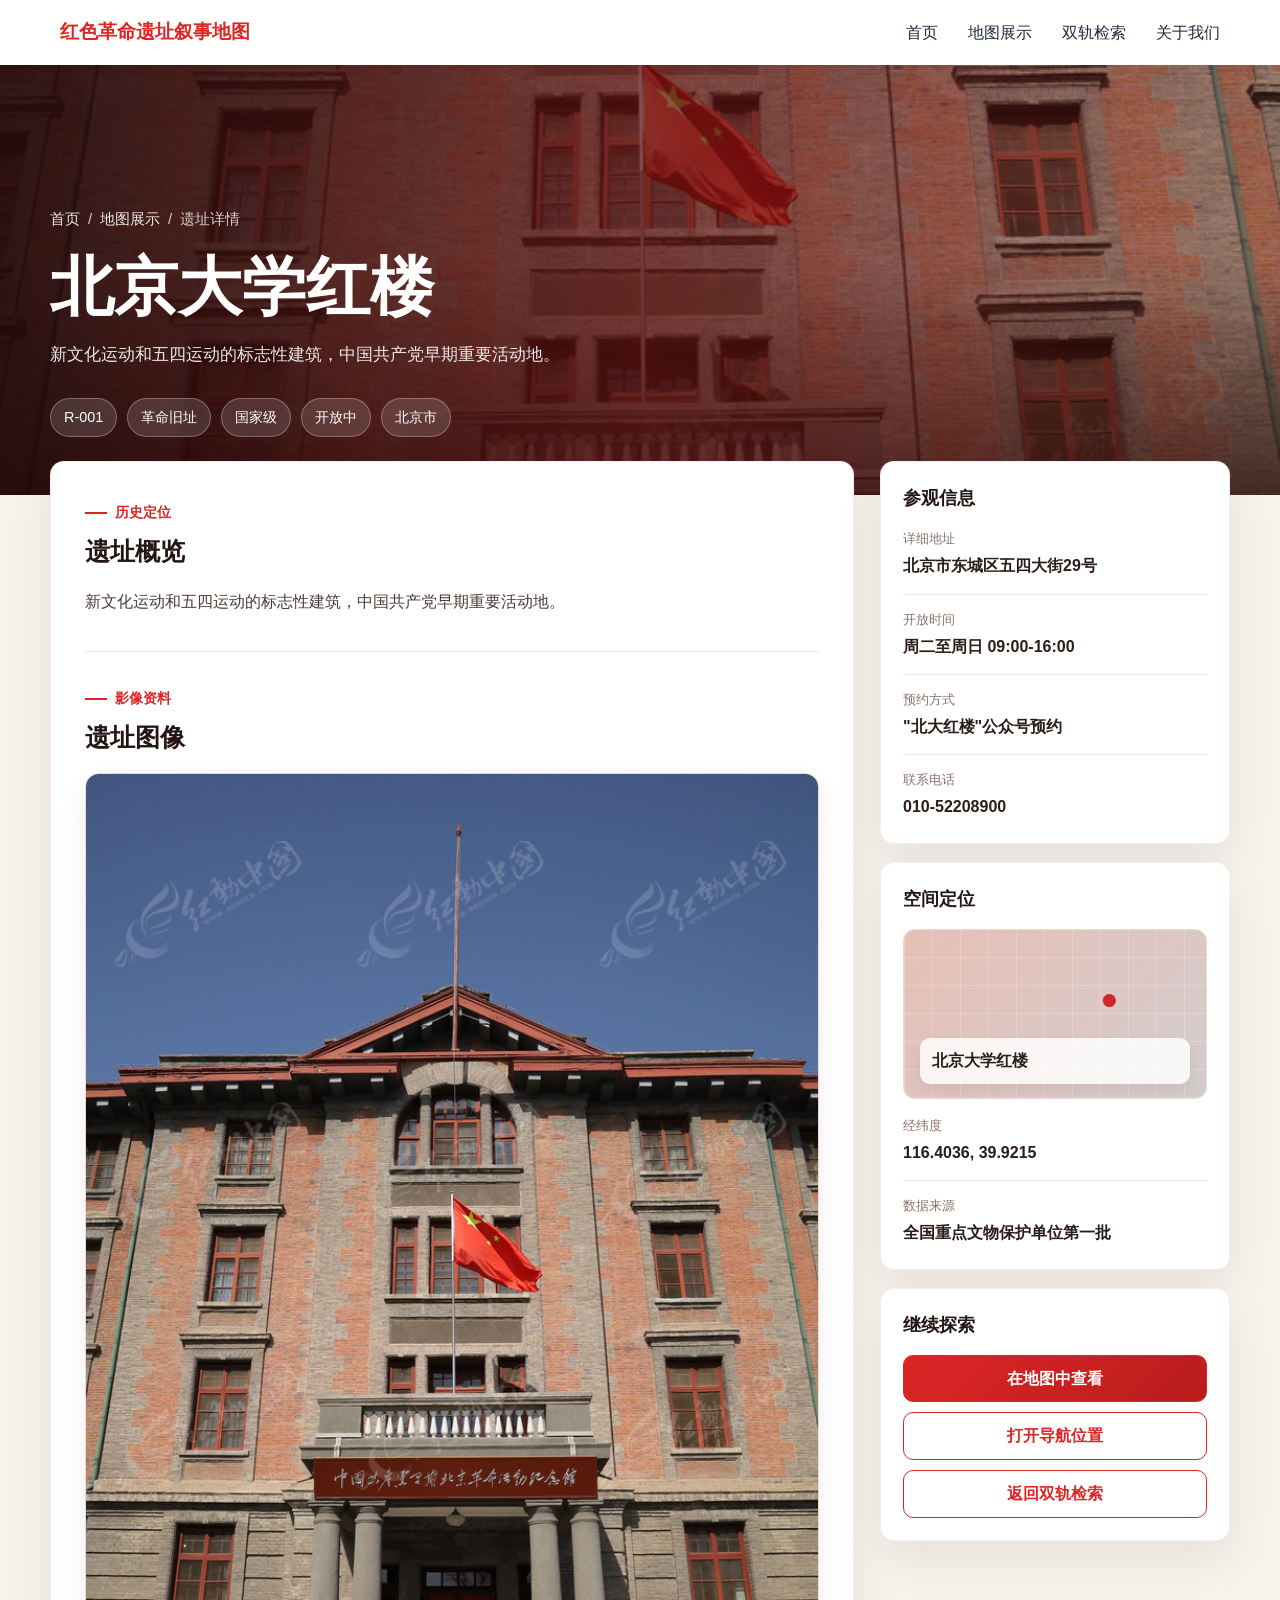
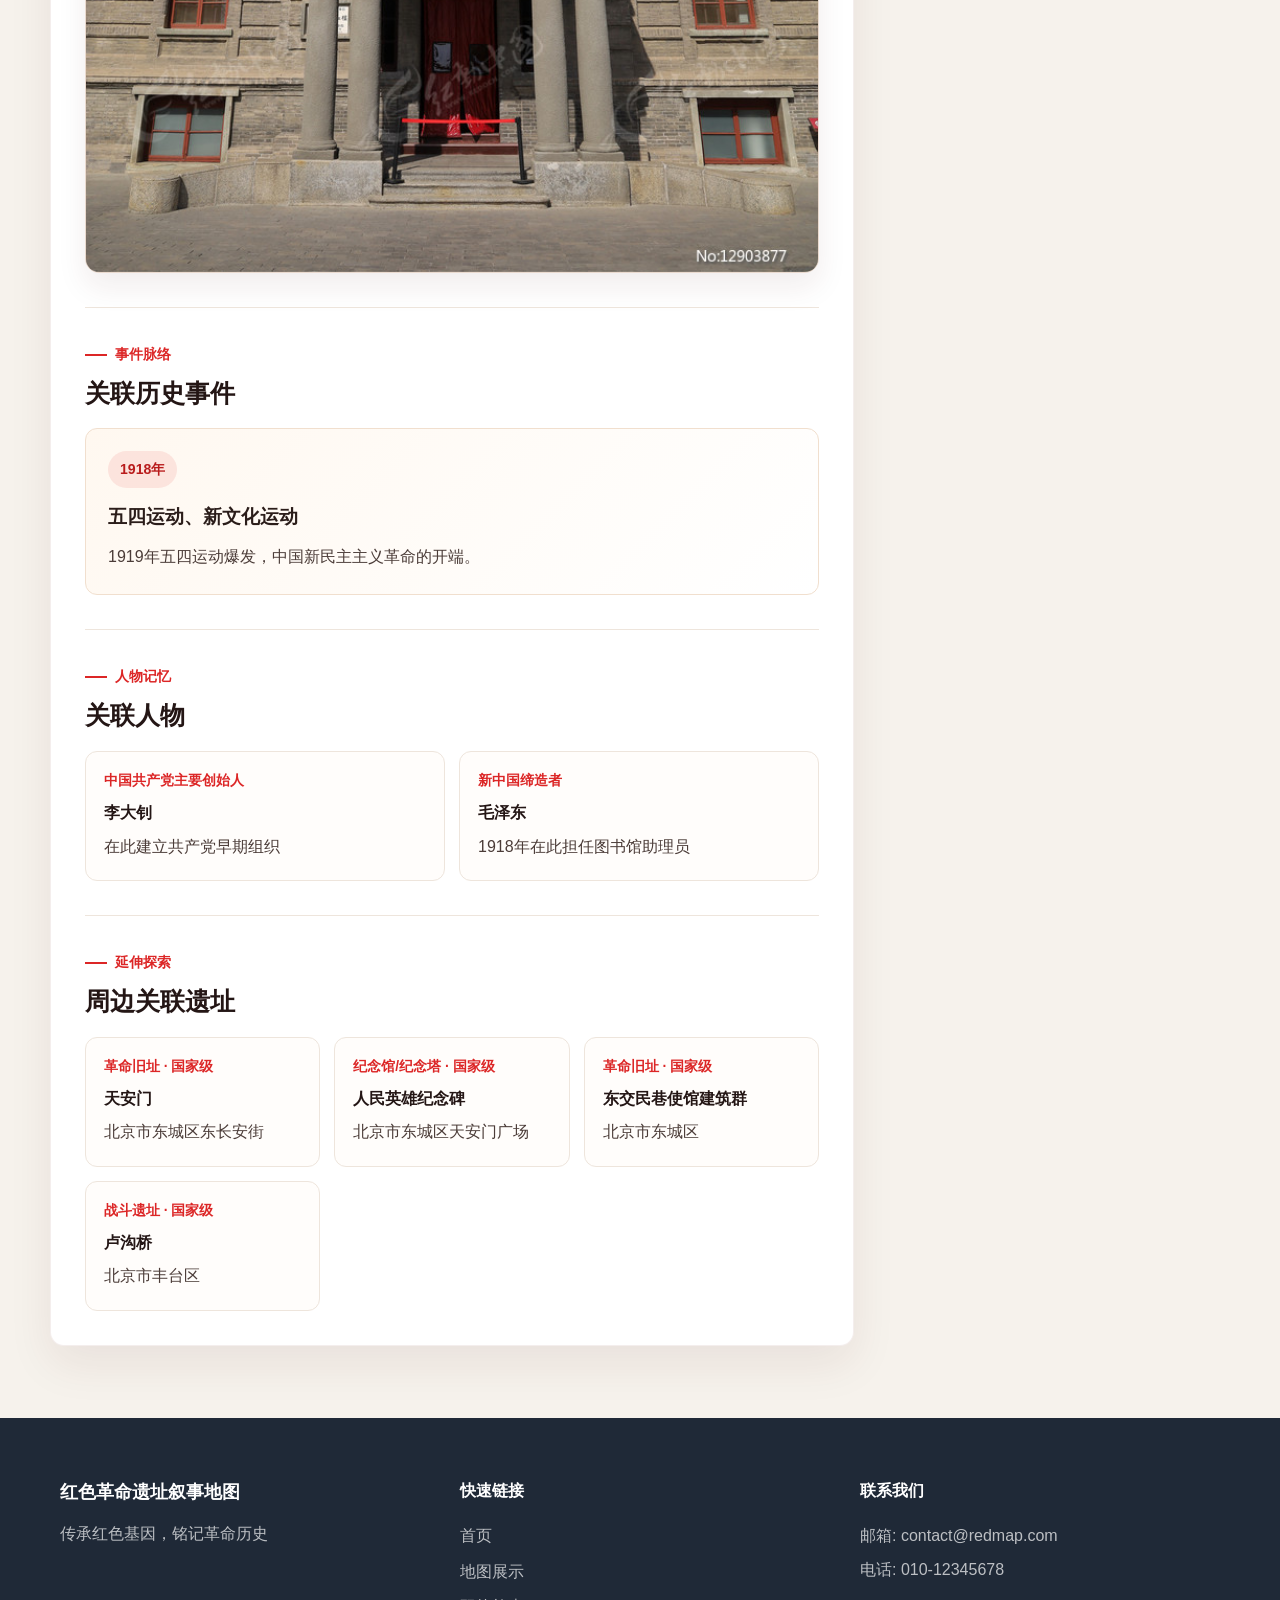
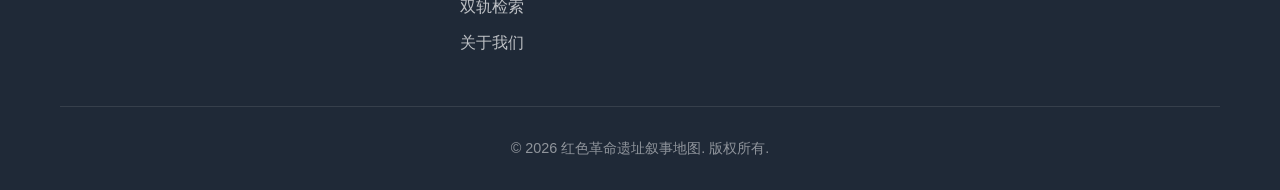
<file: site-detail.html>
<!DOCTYPE html>
<html lang="zh-CN">
<head>
    <meta charset="UTF-8">
    <meta name="viewport" content="width=device-width, initial-scale=1.0">
    <title>遗址详情 - 红色革命遗址叙事地图</title>
    <link rel="stylesheet" href="styles.css">
    <style>
        body {
            background: #f6f2ec;
        }

        .detail-shell {
            padding-top: 65px;
            min-height: 100vh;
        }

        .detail-hero {
            position: relative;
            min-height: 430px;
            display: flex;
            align-items: end;
            overflow: hidden;
            color: #fff;
            background: #5f1515 url('index_background.png') center / cover no-repeat;
        }

        .detail-hero::before {
            content: '';
            position: absolute;
            inset: 0;
            background:
                linear-gradient(90deg, rgba(36, 10, 10, 0.9), rgba(94, 16, 16, 0.68), rgba(94, 16, 16, 0.18)),
                linear-gradient(0deg, rgba(20, 10, 7, 0.72), rgba(20, 10, 7, 0.12) 55%);
        }

        .detail-hero-inner {
            position: relative;
            width: min(1180px, calc(100% - 40px));
            margin: 0 auto;
            padding: 72px 0 58px;
        }

        .breadcrumb {
            display: flex;
            flex-wrap: wrap;
            gap: 8px;
            align-items: center;
            margin-bottom: 22px;
            font-size: 0.92rem;
            color: rgba(255, 255, 255, 0.78);
        }

        .breadcrumb a {
            color: rgba(255, 255, 255, 0.9);
            text-decoration: none;
        }

        .detail-hero h1 {
            max-width: 880px;
            font-size: clamp(2.2rem, 5vw, 4.6rem);
            line-height: 1.05;
            margin-bottom: 18px;
            letter-spacing: 0;
        }

        .detail-summary {
            max-width: 760px;
            color: rgba(255, 255, 255, 0.9);
            font-size: 1.08rem;
            line-height: 1.8;
        }

        .detail-tags {
            display: flex;
            flex-wrap: wrap;
            gap: 10px;
            margin-top: 28px;
        }

        .detail-tag {
            display: inline-flex;
            align-items: center;
            min-height: 34px;
            padding: 7px 13px;
            border-radius: 999px;
            background: rgba(255, 255, 255, 0.14);
            border: 1px solid rgba(255, 255, 255, 0.28);
            color: #fff;
            font-size: 0.9rem;
            backdrop-filter: blur(8px);
        }

        .detail-main {
            width: min(1180px, calc(100% - 40px));
            margin: -34px auto 0;
            position: relative;
            z-index: 2;
            display: grid;
            grid-template-columns: minmax(0, 1fr) 350px;
            gap: 26px;
            padding-bottom: 72px;
        }

        .detail-panel,
        .side-panel {
            background: #fff;
            border: 1px solid rgba(117, 45, 32, 0.08);
            border-radius: 14px;
            box-shadow: 0 18px 45px rgba(73, 31, 25, 0.08);
        }

        .detail-panel {
            padding: 34px;
        }

        .detail-section + .detail-section {
            margin-top: 34px;
            padding-top: 30px;
            border-top: 1px solid #eee5dc;
        }

        .section-kicker {
            display: inline-flex;
            align-items: center;
            gap: 8px;
            margin-bottom: 8px;
            color: var(--primary-color);
            font-size: 0.86rem;
            font-weight: 700;
        }

        .section-kicker::before {
            content: '';
            width: 22px;
            height: 2px;
            background: var(--primary-color);
        }

        .detail-section h2 {
            font-size: 1.55rem;
            margin-bottom: 15px;
            color: #241615;
        }

        .detail-section p {
            color: #4b3c38;
            line-height: 1.9;
        }

        .event-card {
            padding: 22px;
            border-radius: 12px;
            background: linear-gradient(135deg, #fff8f0, #fff);
            border: 1px solid #f1dfce;
        }

        .image-feature {
            display: grid;
            grid-template-columns: minmax(0, 1.4fr) minmax(220px, 0.8fr);
            gap: 16px;
        }

        .image-feature.single-image {
            grid-template-columns: 1fr;
        }

        .image-feature.single-image .site-photo {
            min-height: 380px;
        }

        .site-photo {
            min-height: 320px;
            border-radius: 14px;
            overflow: hidden;
            background: #eee1d5;
            border: 1px solid #eadacf;
            box-shadow: 0 14px 30px rgba(73, 31, 25, 0.08);
        }

        .site-photo img,
        .photo-tile img {
            width: 100%;
            height: 100%;
            display: block;
            object-fit: cover;
        }

        .photo-stack {
            display: grid;
            gap: 16px;
        }

        .photo-tile {
            min-height: 152px;
            border-radius: 12px;
            overflow: hidden;
            background: #eee1d5;
            border: 1px solid #eadacf;
        }

        .event-card h3 {
            color: #2b1d1a;
            margin-bottom: 10px;
        }

        .time-ribbon {
            display: inline-flex;
            align-items: center;
            gap: 8px;
            margin-bottom: 14px;
            padding: 7px 12px;
            border-radius: 999px;
            background: rgba(220, 38, 38, 0.1);
            color: var(--primary-dark);
            font-weight: 700;
            font-size: 0.88rem;
        }

        .people-grid,
        .related-grid {
            display: grid;
            grid-template-columns: repeat(auto-fit, minmax(220px, 1fr));
            gap: 14px;
        }

        .person-card,
        .related-card {
            padding: 18px;
            border-radius: 12px;
            border: 1px solid #eee5dc;
            background: #fffdfb;
        }

        .person-card h3,
        .related-card h3 {
            font-size: 1rem;
            color: #241615;
            margin-bottom: 6px;
        }

        .person-card .role,
        .related-card .meta {
            color: var(--primary-color);
            font-size: 0.86rem;
            font-weight: 700;
            margin-bottom: 8px;
        }

        .related-card {
            text-decoration: none;
            transition: transform 0.2s, border-color 0.2s, box-shadow 0.2s;
        }

        .related-card:hover {
            transform: translateY(-3px);
            border-color: rgba(220, 38, 38, 0.35);
            box-shadow: 0 10px 24px rgba(87, 34, 27, 0.09);
        }

        .side-column {
            display: flex;
            flex-direction: column;
            gap: 18px;
        }

        .side-panel {
            padding: 22px;
        }

        .side-panel h2 {
            font-size: 1.1rem;
            margin-bottom: 16px;
            color: #241615;
        }

        .info-list {
            display: grid;
            gap: 14px;
        }

        .info-item {
            padding-bottom: 14px;
            border-bottom: 1px solid #f0e6dc;
        }

        .info-item:last-child {
            border-bottom: 0;
            padding-bottom: 0;
        }

        .info-label {
            color: #8a746d;
            font-size: 0.82rem;
            margin-bottom: 4px;
        }

        .info-value {
            color: #2b1d1a;
            font-weight: 650;
            line-height: 1.65;
        }

        .action-stack {
            display: grid;
            gap: 10px;
        }

        .detail-action {
            display: flex;
            align-items: center;
            justify-content: center;
            min-height: 44px;
            padding: 10px 14px;
            border-radius: 10px;
            text-decoration: none;
            font-weight: 700;
            border: 1px solid var(--primary-color);
            color: var(--primary-color);
            background: #fff;
            transition: transform 0.2s, box-shadow 0.2s, background 0.2s;
        }

        .detail-action.primary {
            color: #fff;
            background: linear-gradient(135deg, var(--primary-color), var(--primary-dark));
        }

        .detail-action:hover {
            transform: translateY(-2px);
            box-shadow: 0 10px 22px rgba(220, 38, 38, 0.18);
        }

        .mini-map {
            height: 170px;
            border-radius: 12px;
            overflow: hidden;
            position: relative;
            background:
                linear-gradient(135deg, rgba(220, 38, 38, 0.16), rgba(30, 64, 175, 0.1)),
                radial-gradient(circle at 68% 42%, #dc2626 0 6px, transparent 7px),
                linear-gradient(90deg, rgba(255,255,255,0.38) 1px, transparent 1px),
                linear-gradient(0deg, rgba(255,255,255,0.38) 1px, transparent 1px),
                #e9ddd1;
            background-size: auto, auto, 28px 28px, 28px 28px, auto;
            border: 1px solid #eadacf;
        }

        .mini-map::after {
            content: attr(data-place);
            position: absolute;
            left: 16px;
            right: 16px;
            bottom: 14px;
            padding: 10px 12px;
            border-radius: 10px;
            color: #2b1d1a;
            background: rgba(255, 255, 255, 0.84);
            font-weight: 700;
            box-shadow: 0 8px 18px rgba(73, 31, 25, 0.08);
        }

        .empty-state {
            padding: 140px 20px 100px;
            min-height: 70vh;
            text-align: center;
            background: var(--bg-light);
        }

        .empty-state h1 {
            margin-bottom: 12px;
            color: var(--text-dark);
        }

        .empty-state p {
            color: var(--text-light);
            margin-bottom: 24px;
        }

        @media (max-width: 920px) {
            .detail-main {
                grid-template-columns: 1fr;
            }

            .side-column {
                order: -1;
            }

            .image-feature {
                grid-template-columns: 1fr;
            }
        }

        @media (max-width: 640px) {
            .detail-hero {
                min-height: 390px;
            }

            .detail-hero-inner,
            .detail-main {
                width: min(100% - 28px, 1180px);
            }

            .detail-panel,
            .side-panel {
                border-radius: 12px;
                padding: 22px;
            }

            .detail-section h2 {
                font-size: 1.32rem;
            }
        }
    </style>
</head>
<body>
    <nav class="navbar">
        <div class="nav-container">
            <div class="nav-logo">
                <span>红色革命遗址叙事地图</span>
            </div>
            <ul class="nav-links">
                <li><a href="index.html">首页</a></li>
                <li><a href="map.html">地图展示</a></li>
                <li><a href="search.html">双轨检索</a></li>
                <li><a href="about.html">关于我们</a></li>
            </ul>
            <div class="hamburger">
                <span></span>
                <span></span>
                <span></span>
            </div>
        </div>
    </nav>

    <main id="detail-root" class="detail-shell">
        <section class="empty-state">
            <h1>遗址详情加载中...</h1>
            <p>正在读取红色遗址项目数据</p>
        </section>
    </main>

    <footer class="footer">
        <div class="container">
            <div class="footer-content">
                <div class="footer-info">
                    <div class="footer-logo">
                        <span>红色革命遗址叙事地图</span>
                    </div>
                    <p>传承红色基因，铭记革命历史</p>
                </div>
                <div class="footer-links">
                    <h4>快速链接</h4>
                    <ul>
                        <li><a href="index.html">首页</a></li>
                        <li><a href="map.html">地图展示</a></li>
                        <li><a href="search.html">双轨检索</a></li>
                        <li><a href="about.html">关于我们</a></li>
                    </ul>
                </div>
                <div class="footer-contact">
                    <h4>联系我们</h4>
                    <p>邮箱: contact@redmap.com</p>
                    <p>电话: 010-12345678</p>
                </div>
            </div>
            <div class="footer-bottom">
                <p>&copy; 2026 红色革命遗址叙事地图. 版权所有.</p>
            </div>
        </div>
    </footer>

    <script src="script.js"></script>
    <script src="red-sites-data.js"></script>
    <script>
        const root = document.getElementById('detail-root');
        const params = new URLSearchParams(window.location.search);
        const requestedId = params.get('id');
        const requestedName = params.get('name');

        function escapeHtml(value) {
            return String(value ?? '')
                .replace(/&/g, '&amp;')
                .replace(/</g, '&lt;')
                .replace(/>/g, '&gt;')
                .replace(/"/g, '&quot;')
                .replace(/'/g, '&#39;');
        }

        function text(value, fallback = '暂无') {
            if (value === null || value === undefined || value === '') return fallback;
            if (String(value).trim() === '待补充') return fallback;
            return String(value).trim();
        }

        function formatDate(value) {
            const raw = text(value, '');
            if (!raw) return '';
            // YYYY-MM-DD 或 YYYY-MM-DD HH:MM:SS
            let match = raw.match(/^(\d{4})-(\d{2})-(\d{2})/);
            if (match) {
                const y = Number(match[1]);
                const m = Number(match[2]);
                const d = Number(match[3]);
                if (d === 1) return `${y}年${m}月`;
                return `${y}年${m}月${d}日`;
            }
            // YYYY-MM
            match = raw.match(/^(\d{4})-(\d{2})$/);
            if (match) return `${Number(match[1])}年${Number(match[2])}月`;
            // YYYY年 或纯年份
            return raw;
        }

        function formatPeriod(time) {
            const start = formatDate(time?.起始时间);
            const end = formatDate(time?.结束时间);
            if (start && end && start !== end) return `${start} 至 ${end}`;
            return start || end || '时间待考';
        }

        function provinceOf(address) {
            const addr = text(address, '');
            const regions = [
                ['广西壮族自治区', /^广西/],
                ['西藏自治区', /^西藏/],
                ['内蒙古自治区', /^内蒙古/],
                ['宁夏回族自治区', /^宁夏/],
                ['新疆维吾尔自治区', /^新疆/],
                ['湖北省', /^(武汉市|黄冈市|孝感市|荆州市|宜昌市|襄阳市)/]
            ];
            const directRegion = regions.find(([, pattern]) => pattern.test(addr));
            if (directRegion) return directRegion[0];

            const match = addr.match(/([\u4e00-\u9fa5]+省|北京市|天津市|上海市|重庆市)/);
            return match ? match[1] : '中国';
        }

        function hashText(value) {
            return Array.from(String(value)).reduce((sum, char) => sum + char.charCodeAt(0), 0);
        }

        function parseMediaUrls(mediaInfo) {
            if (!mediaInfo || mediaInfo === '待补充') return [];
            if (Array.isArray(mediaInfo)) {
                return mediaInfo.filter(function (u) { return typeof u === 'string' && u.trim().length > 0 && /^https?:\/\//.test(u.trim()); });
            }
            if (typeof mediaInfo === 'string' && mediaInfo.trim() !== '待补充') {
                return mediaInfo.split(',').map(function (u) { return u.trim(); }).filter(function (u) { return /^https?:\/\//.test(u); });
            }
            return [];
        }

        const fallbackImagePools = {
            meeting: ['site-images/site-congress.jpg', 'site-images/site-meeting.jpg', 'site-images/site-monument.jpg'],
            memorial: ['site-images/site-meeting.jpg', 'site-images/site-monument.jpg', 'site-images/site-congress.jpg'],
            residence: ['site-images/site-congress.jpg', 'site-images/site-meeting.jpg', 'site-images/site-monument.jpg'],
            battlefield: ['site-images/site-monument.jpg', 'site-images/site-congress.jpg', 'site-images/site-meeting.jpg']
        };

        function getSiteImageUrl(base, mediaInfo) {
            const siteId = base.遗址ID || '';
            const numMatch = siteId.match(/^R-(\d+)$/);
            if (numMatch) {
                const num = parseInt(numMatch[1], 10);
                if (num >= 1 && num <= 96) {
                    return 'site-images/site-' + siteId + '.png';
                }
            }
            var externalUrls = parseMediaUrls(mediaInfo);
            if (externalUrls.length > 0) return externalUrls[0];
            // 尝试已下载的 jpg（下载脚本保存为此格式，onerror 兜底处理缺失文件）
            if (!numMatch || parseInt(numMatch[1], 10) > 96) {
                return 'site-images/site-' + siteId + '.jpg';
            }
            return null;
        }

        function getSiteImages(base, mediaInfo) {
            const specificUrl = getSiteImageUrl(base, mediaInfo);
            if (specificUrl) {
                if (specificUrl.startsWith('site-images/')) return [specificUrl];
                var externalUrls = parseMediaUrls(mediaInfo);
                if (externalUrls.length > 0) return externalUrls.slice(0, 3);
                return [specificUrl];
            }

            const name = base.遗址名称 || '';
            const type = base.遗址类型 || '';
            const specific = [
                ['中国共产党第一次全国代表大会', fallbackImagePools.meeting.slice(0, 3)],
                ['一大', fallbackImagePools.meeting.slice(0, 3)],
                ['遵义', fallbackImagePools.meeting],
                ['古田', fallbackImagePools.meeting],
                ['延安', fallbackImagePools.memorial.slice(0, 3)],
                ['南昌', fallbackImagePools.memorial],
                ['井冈山', fallbackImagePools.battlefield],
                ['韶山', fallbackImagePools.residence.slice(0, 3)],
                ['毛泽东', fallbackImagePools.residence.slice(0, 3)]
            ].find(([keyword]) => name.includes(keyword));

            let files = specific?.[1];
            if (!files || files.length === 0) {
                if (type.includes('会议')) files = fallbackImagePools.meeting;
                else if (type.includes('故居')) files = fallbackImagePools.residence;
                else if (type.includes('战斗')) files = fallbackImagePools.battlefield;
                else files = fallbackImagePools.memorial;
            }

            const offset = hashText(name) % files.length;
            return [0, 1, 2].map(index => files[(offset + index) % files.length]);
        }

        function buildRelatedCards(site, allSites) {
            const currentBase = site.properties.基础信息;
            const currentType = currentBase.遗址类型;
            const currentProvince = provinceOf(currentBase.详细地址);
            const relatedIds = site.properties.辅助信息?.周边关联遗址 || [];
            let related = relatedIds
                .map(id => allSites.find(item => item.properties.基础信息.遗址ID === id))
                .filter(Boolean)
                .filter(item => provinceOf(item.properties.基础信息.详细地址) === currentProvince);

            const sameProvinceSites = allSites
                .filter(item => item !== site)
                .filter(item => provinceOf(item.properties.基础信息.详细地址) === currentProvince);

            if (related.length < 4) {
                const supplements = sameProvinceSites
                    .filter(item => !related.includes(item))
                    .sort((a, b) => {
                        const aTypeScore = a.properties.基础信息.遗址类型 === currentType ? 0 : 1;
                        const bTypeScore = b.properties.基础信息.遗址类型 === currentType ? 0 : 1;
                        return aTypeScore - bTypeScore;
                    });

                related = related.concat(supplements).slice(0, 4);
            }

            if (related.length === 0 && currentProvince !== '中国') {
                related = allSites
                    .filter(item => item !== site)
                    .filter(item => provinceOf(item.properties.基础信息.详细地址) === currentProvince)
                    .slice(0, 3);
            }

            return related.slice(0, 4).map(item => {
                const base = item.properties.基础信息;
                return `
                    <a class="related-card" href="site-detail.html?id=${encodeURIComponent(base.遗址ID)}">
                        <div class="meta">${escapeHtml(base.遗址类型)} · ${escapeHtml(base.保护等级)}</div>
                        <h3>${escapeHtml(base.遗址名称)}</h3>
                        <p>${escapeHtml(base.详细地址)}</p>
                    </a>
                `;
            }).join('');
        }

        function renderDetail(site, allSites) {
            const base = site.properties.基础信息;
            const history = site.properties.史实内容 || {};
            const event = history.关联历史事件 || {};
            const visit = site.properties.辅助信息?.参观须知 || {};
            const people = Array.isArray(history.关联人物) ? history.关联人物 : [];
            const coords = site.geometry?.coordinates || [];
            const province = provinceOf(base.详细地址);
            const summary = text(history.历史背景与意义, '这里记录着中国革命历程中的重要片段，是理解地方红色记忆和革命精神传承的重要窗口。');
            const period = formatPeriod(history.发生时间);
            const amapUrl = coords.length === 2
                ? `https://uri.amap.com/marker?position=${coords[0]},${coords[1]}&name=${encodeURIComponent(base.遗址名称)}`
                : 'map.html';
            const mapLink = coords.length === 2
                ? `map.html?site=${encodeURIComponent(base.遗址ID)}`
                : 'map.html';
            const mediaInfo = history.影像资料与链接;
            const siteImages = getSiteImages(base, mediaInfo);
            const heroBg = getSiteImageUrl(base, mediaInfo) || 'index_background.png';
            const hasOneImage = siteImages.length === 1;
            const imageSectionHtml = hasOneImage
                ? `<div class="image-feature single-image">
                       <figure class="site-photo">
                           <img src="${siteImages[0]}" alt="${escapeHtml(base.遗址名称)}遗址图像" loading="lazy" referrerpolicy="no-referrer" onerror="this.src='index_background.png'">
                       </figure>
                   </div>`
                : `<div class="image-feature">
                       <figure class="site-photo">
                           <img src="${siteImages[0]}" alt="${escapeHtml(base.遗址名称)}遗址图像" loading="lazy" referrerpolicy="no-referrer" onerror="this.src='index_background.png'">
                       </figure>
                       <div class="photo-stack">
                           <figure class="photo-tile">
                               <img src="${siteImages[1]}" alt="${escapeHtml(base.遗址名称)}相关遗址图像" loading="lazy" referrerpolicy="no-referrer" onerror="this.src='index_background.png'">
                           </figure>
                           <figure class="photo-tile">
                               <img src="${siteImages[2]}" alt="${escapeHtml(base.遗址名称)}相关历史图像" loading="lazy" referrerpolicy="no-referrer" onerror="this.src='index_background.png'">
                           </figure>
                       </div>
                   </div>`;

            const peopleHtml = people.length ? people.map(person => `
                <article class="person-card">
                    <div class="role">${escapeHtml(text(person.身份, '相关人物'))}</div>
                    <h3>${escapeHtml(text(person.人物名称, '未命名人物'))}</h3>
                    <p>${escapeHtml(text(person.事迹简介, '相关事迹待补充。'))}</p>
                </article>
            `).join('') : '<p>暂无明确关联人物记录，可结合地图与检索模块继续扩展。</p>';
            const relatedHtml = buildRelatedCards(site, allSites) || '<p>暂无周边关联遗址记录。</p>';

            document.title = `${base.遗址名称} - 遗址详情`;
            root.innerHTML = `
                <section class="detail-hero" style="background-image: url('${heroBg}'), url('index_background.png');">
                    <div class="detail-hero-inner">
                        <div class="breadcrumb">
                            <a href="index.html">首页</a><span>/</span>
                            <a href="map.html">地图展示</a><span>/</span>
                            <span>遗址详情</span>
                        </div>
                        <h1>${escapeHtml(base.遗址名称)}</h1>
                        <p class="detail-summary">${escapeHtml(summary)}</p>
                        <div class="detail-tags">
                            <span class="detail-tag">${escapeHtml(base.遗址ID)}</span>
                            <span class="detail-tag">${escapeHtml(base.遗址类型)}</span>
                            <span class="detail-tag">${escapeHtml(base.保护等级)}</span>
                            <span class="detail-tag">${escapeHtml(base.开放状态)}</span>
                            <span class="detail-tag">${escapeHtml(province)}</span>
                        </div>
                    </div>
                </section>

                <section class="detail-main">
                    <article class="detail-panel">
                        <section class="detail-section">
                            <div class="section-kicker">历史定位</div>
                            <h2>遗址概览</h2>
                            <p>${escapeHtml(summary)}</p>
                        </section>

                        <section class="detail-section">
                            <div class="section-kicker">影像资料</div>
                            <h2>遗址图像</h2>
                            ${imageSectionHtml}
                        </section>

                        <section class="detail-section">
                            <div class="section-kicker">事件脉络</div>
                            <h2>关联历史事件</h2>
                            <div class="event-card">
                                <div class="time-ribbon">${escapeHtml(period)}</div>
                                <h3>${escapeHtml(text(event.事件名称, '相关历史事件待补充'))}</h3>
                                <p>${escapeHtml(text(event.事件概述, '事件概述待补充。'))}</p>
                            </div>
                        </section>

                        <section class="detail-section">
                            <div class="section-kicker">人物记忆</div>
                            <h2>关联人物</h2>
                            <div class="people-grid">${peopleHtml}</div>
                        </section>

                        <section class="detail-section">
                            <div class="section-kicker">延伸探索</div>
                            <h2>周边关联遗址</h2>
                            <div class="related-grid">${relatedHtml}</div>
                        </section>
                    </article>

                    <aside class="side-column">
                        <section class="side-panel">
                            <h2>参观信息</h2>
                            <div class="info-list">
                                <div class="info-item">
                                    <div class="info-label">详细地址</div>
                                    <div class="info-value">${escapeHtml(base.详细地址)}</div>
                                </div>
                                <div class="info-item">
                                    <div class="info-label">开放时间</div>
                                    <div class="info-value">${escapeHtml(text(visit.开放时间))}</div>
                                </div>
                                <div class="info-item">
                                    <div class="info-label">预约方式</div>
                                    <div class="info-value">${escapeHtml(text(visit.预约方式))}</div>
                                </div>
                                <div class="info-item">
                                    <div class="info-label">联系电话</div>
                                    <div class="info-value">${escapeHtml(text(visit.联系电话))}</div>
                                </div>
                            </div>
                        </section>

                        <section class="side-panel">
                            <h2>空间定位</h2>
                            <div class="mini-map" data-place="${escapeHtml(base.遗址名称)}"></div>
                            <div class="info-list" style="margin-top: 16px;">
                                <div class="info-item">
                                    <div class="info-label">经纬度</div>
                                    <div class="info-value">${escapeHtml(text(base.经纬度坐标 || coords.join(', ')))}</div>
                                </div>
                                <div class="info-item">
                                    <div class="info-label">数据来源</div>
                                    <div class="info-value">${escapeHtml(text(site.properties.辅助信息?.数据来源))}</div>
                                </div>
                            </div>
                        </section>

                        <section class="side-panel">
                            <h2>继续探索</h2>
                            <div class="action-stack">
                                <a class="detail-action primary" href="${mapLink}">在地图中查看</a>
                                <a class="detail-action" href="${amapUrl}" target="_blank" rel="noopener">打开导航位置</a>
                                <a class="detail-action" href="search.html">返回双轨检索</a>
                            </div>
                        </section>
                    </aside>
                </section>
            `;
        }

        function renderError() {
            root.innerHTML = `
                <section class="empty-state">
                    <h1>没有找到对应遗址</h1>
                    <p>请从地图弹窗、检索结果或首页精选遗址重新进入详情页。</p>
                    <a class="btn btn-primary" href="map.html">返回地图展示</a>
                </section>
            `;
        }

        function loadDetailData() {
            if (window.RED_SITES_DATA) {
                return Promise.resolve(window.RED_SITES_DATA);
            }

            return fetch('红色遗址项目/red-sites.geojson')
                .then(response => {
                    if (!response.ok) throw new Error('数据加载失败');
                    return response.json();
                });
        }

        loadDetailData()
            .then(data => {
                const sites = data.features || [];
                const site = sites.find(item => item.properties.基础信息.遗址ID === requestedId)
                    || sites.find(item => item.properties.基础信息.遗址名称 === requestedName)
                    || sites[0];

                if (!site) {
                    renderError();
                    return;
                }

                renderDetail(site, sites);
            })
            .catch(error => {
                console.error(error);
                renderError();
            });
    </script>
</body>
</html>
</file>
<file: styles.css>
* {
    margin: 0;
    padding: 0;
    box-sizing: border-box;
}

:root {
    --primary-color: #dc2626;
    --primary-dark: #b91c1c;
    --secondary-color: #1e40af;
    --text-dark: #1f2937;
    --text-light: #6b7280;
    --bg-light: #f9fafb;
    --bg-white: #ffffff;
    --border-color: #e5e7eb;
}

body {
    font-family: 'PingFang SC', 'Microsoft YaHei', sans-serif;
    line-height: 1.6;
    color: var(--text-dark);
}

.container {
    max-width: 1200px;
    margin: 0 auto;
    padding: 0 20px;
}

.navbar {
    position: fixed;
    top: 0;
    left: 0;
    width: 100%;
    background: rgba(255, 255, 255, 0.95);
    backdrop-filter: blur(10px);
    box-shadow: 0 2px 10px rgba(0, 0, 0, 0.05);
    z-index: 1000;
}

.nav-container {
    max-width: 1200px;
    margin: 0 auto;
    padding: 0 20px;
    display: flex;
    justify-content: space-between;
    align-items: center;
    height: 65px;
}

.nav-logo {
    display: flex;
    align-items: center;
    gap: 10px;
}

.nav-logo img {
    width: 40px;
    height: 40px;
    border-radius: 8px;
}

.nav-logo span {
    font-size: 1.2rem;
    font-weight: 700;
    color: var(--primary-color);
}

.nav-links {
    display: flex;
    list-style: none;
    gap: 30px;
}

.nav-links a {
    text-decoration: none;
    color: var(--text-dark);
    font-weight: 500;
    transition: color 0.3s;
    position: relative;
}

.nav-links a:hover,
.nav-links a.active {
    color: var(--primary-color);
}

.nav-links a.active::after {
    content: '';
    position: absolute;
    bottom: -5px;
    left: 0;
    width: 100%;
    height: 2px;
    background: var(--primary-color);
}

.hamburger {
    display: none;
    flex-direction: column;
    gap: 5px;
    cursor: pointer;
}

.hamburger span {
    width: 25px;
    height: 2px;
    background: var(--text-dark);
}

.hero {
    position: relative;
    height: 100vh;
    display: flex;
    align-items: center;
    justify-content: center;
    overflow: hidden;
}

.hero-bg {
    position: absolute;
    top: 0;
    left: 0;
    width: 100%;
    height: 100%;
    background: url('index_background.png') center center / cover no-repeat;
}

.hero-content {
    position: relative;
    z-index: 1;
    text-align: center;
    color: #b59d25;
    padding: 0 20px;
}

.hero-content h1 {
    letter-spacing: 0.13em;
    font-size: 4.5rem;
    font-family: 'ZCOOL KuaiLe', cursive;
    font-weight: 800;
    margin-bottom: 20px;
    text-shadow: 2px 2px 10px rgba(0, 0, 0, 0.2);
}

.hero-content p {
    font-family: 'STKaiti', cursive;
    font-weight: 600;
    font-size: 1.4rem;
    margin-bottom: 40px;
    opacity: 0.9;
}

.hero-buttons {
    display: flex;
    gap: 20px;
    justify-content: center;
    flex-wrap: wrap;
}

.btn {
    padding: 14px 32px;
    border-radius: 50px;
    text-decoration: none;
    font-weight: 600;
    transition: all 0.3s;
    display: inline-block;
}

.btn-primary {
    background: white;
    color: var(--primary-color);
}

.btn-primary:hover {
    background: rgba(255, 255, 255, 0.9);
    transform: translateY(-2px);
    box-shadow: 0 5px 20px rgba(0, 0, 0, 0.2);
}

.btn-secondary {
    background: transparent;
    color: white;
    border: 2px solid white;
}

.btn-secondary:hover {
    background: white;
    color: var(--primary-color);
}

.features {
    padding: 80px 0;
    background: var(--bg-light);
}

.features h2 {
    text-align: center;
    font-size: 2.2rem;
    margin-bottom: 50px;
    color: var(--text-dark);
}

.features-grid {
    display: grid;
    grid-template-columns: repeat(auto-fit, minmax(300px, 1fr));
    gap: 30px;
}

.feature-card {
    background: white;
    padding: 40px 30px;
    border-radius: 16px;
    box-shadow: 0 4px 15px rgba(0, 0, 0, 0.05);
    text-align: center;
    transition: transform 0.3s, box-shadow 0.3s;
}

.feature-card:hover {
    transform: translateY(-8px);
    box-shadow: 0 10px 30px rgba(0, 0, 0, 0.1);
}

.feature-icon {
    width: 60px;
    height: 60px;
    margin: 0 auto 20px;
    background: linear-gradient(135deg, var(--primary-color), var(--primary-dark));
    border-radius: 16px;
    display: flex;
    align-items: center;
    justify-content: center;
    color: white;
}

.feature-icon svg {
    width: 28px;
    height: 28px;
}

.feature-card h3 {
    font-size: 1.3rem;
    margin-bottom: 10px;
    color: var(--text-dark);
}

.feature-card p {
    color: var(--text-light);
    font-size: 0.95rem;
}

.stats {
    padding: 80px 0;
    background: linear-gradient(135deg, var(--primary-color), var(--primary-dark));
}

.stats-grid {
    display: grid;
    grid-template-columns: repeat(auto-fit, minmax(150px, 1fr));
    gap: 40px;
}

.stat-item {
    text-align: center;
    color: white;
    background: rgba(255,255,255,0.25); 
     border-radius: 8px; 
     padding: 24px 16px; 
}

.stat-number {
    color: #ffffff;
    font-size: 3rem;
    font-weight: 800;
    margin-bottom: 10px;
}

.stat-label {
    font-size: 1rem;
    opacity: 0.9;
}

.highlights {
    padding: 80px 0;
    background: white;
}

.highlights h2 {
    text-align: center;
    font-size: 2.2rem;
    margin-bottom: 50px;
    color: var(--text-dark);
}

.highlights-grid {
    display: grid;
    grid-template-columns: repeat(auto-fit, minmax(350px, 1fr));
    gap: 30px;
}

.highlight-card {
    display: block;
    border-radius: 16px;
    overflow: hidden;
    box-shadow: 0 4px 15px rgba(0, 0, 0, 0.1);
    transition: transform 0.3s;
    text-decoration: none;
    color: inherit;
}

.highlight-card:hover {
    transform: translateY(-5px);
}

.highlight-card img {
    width: 100%;
    height: 200px;
    object-fit: cover;
}

.highlight-content {
    padding: 20px;
}

.highlight-content h3 {
    font-size: 1.2rem;
    margin-bottom: 5px;
    color: var(--text-dark);
}

.highlight-content p {
    color: var(--text-light);
    font-size: 0.9rem;
    margin-bottom: 10px;
}

.tag {
    display: inline-block;
    padding: 4px 12px;
    background: rgba(220, 38, 38, 0.1);
    color: var(--primary-color);
    border-radius: 20px;
    font-size: 0.8rem;
    font-weight: 500;
}

.footer {
    background: var(--text-dark);
    color: white;
    padding: 60px 0 30px;
}

.footer-content {
    display: grid;
    grid-template-columns: repeat(auto-fit, minmax(250px, 1fr));
    gap: 40px;
    margin-bottom: 40px;
}

.footer-logo {
    display: flex;
    align-items: center;
    gap: 10px;
    margin-bottom: 15px;
}

.footer-logo img {
    width: 40px;
    height: 40px;
    border-radius: 8px;
}

.footer-logo span {
    font-size: 1.1rem;
    font-weight: 600;
}

.footer-info p {
    color: rgba(255, 255, 255, 0.7);
}

.footer-links h4,
.footer-contact h4 {
    margin-bottom: 20px;
    font-size: 1rem;
}

.footer-links ul {
    list-style: none;
}

.footer-links li {
    margin-bottom: 10px;
}

.footer-links a {
    color: rgba(255, 255, 255, 0.7);
    text-decoration: none;
    transition: color 0.3s;
}

.footer-links a:hover {
    color: white;
}

.footer-contact p {
    color: rgba(255, 255, 255, 0.7);
    margin-bottom: 8px;
}

.footer-bottom {
    border-top: 1px solid rgba(255, 255, 255, 0.1);
    padding-top: 30px;
    text-align: center;
    color: rgba(255, 255, 255, 0.5);
    font-size: 0.9rem;
}

@media (max-width: 768px) {
    .nav-links {
        position: fixed;
        top: 65px;
        left: -100%;
        width: 100%;
        background: white;
        flex-direction: column;
        padding: 20px;
        gap: 15px;
        transition: left 0.3s;
        box-shadow: 0 5px 15px rgba(0, 0, 0, 0.1);
    }

    .nav-links.active {
        left: 0;
    }

    .hamburger {
        display: flex;
    }

    .hero-content h1 {
        font-size: 2.2rem;
    }

    .hero-content p {
        font-size: 1.1rem;
    }

    .stats-grid {
        gap: 20px;
    }

    .stat-number {
        font-size: 2rem;
    }
}

.retrieve-btn:hover {
    background-color: #991b1b;
    transform: scale(1.05);
    transition: all 0.3s ease;
}
</file>
